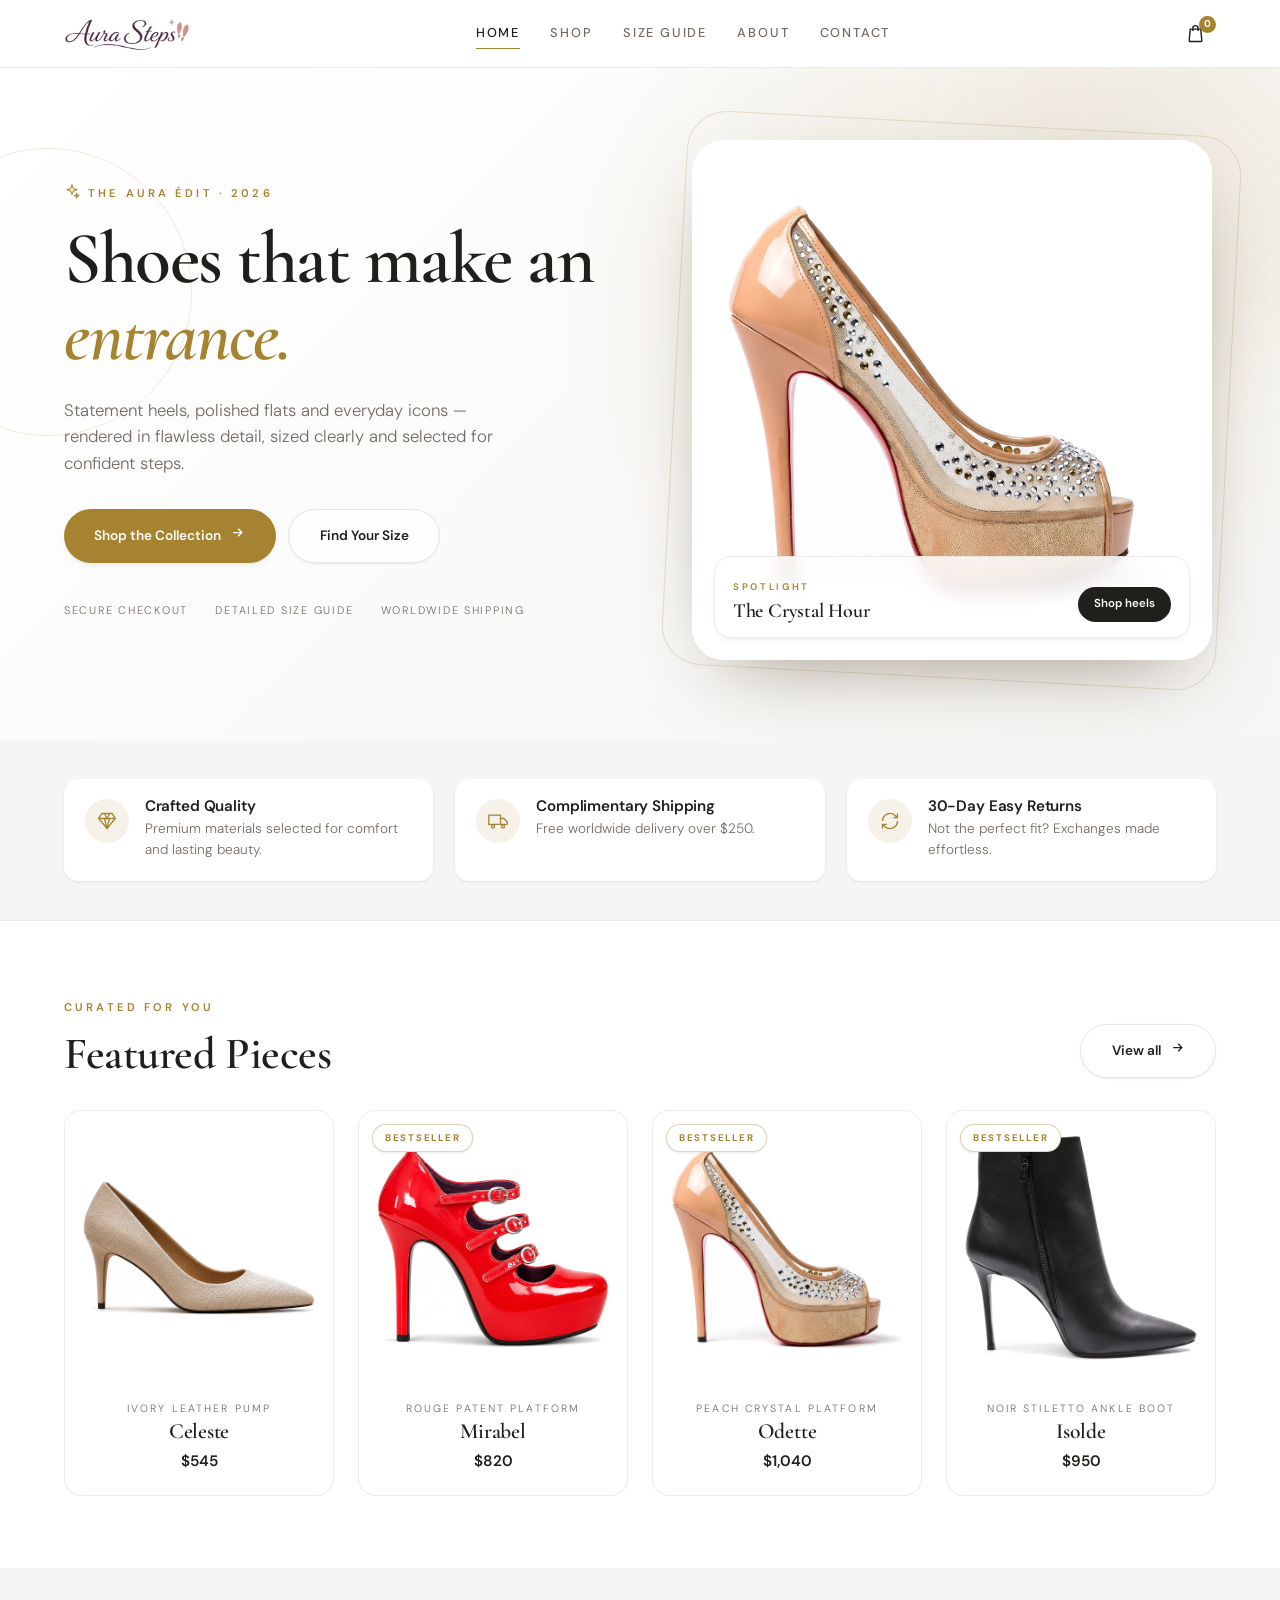
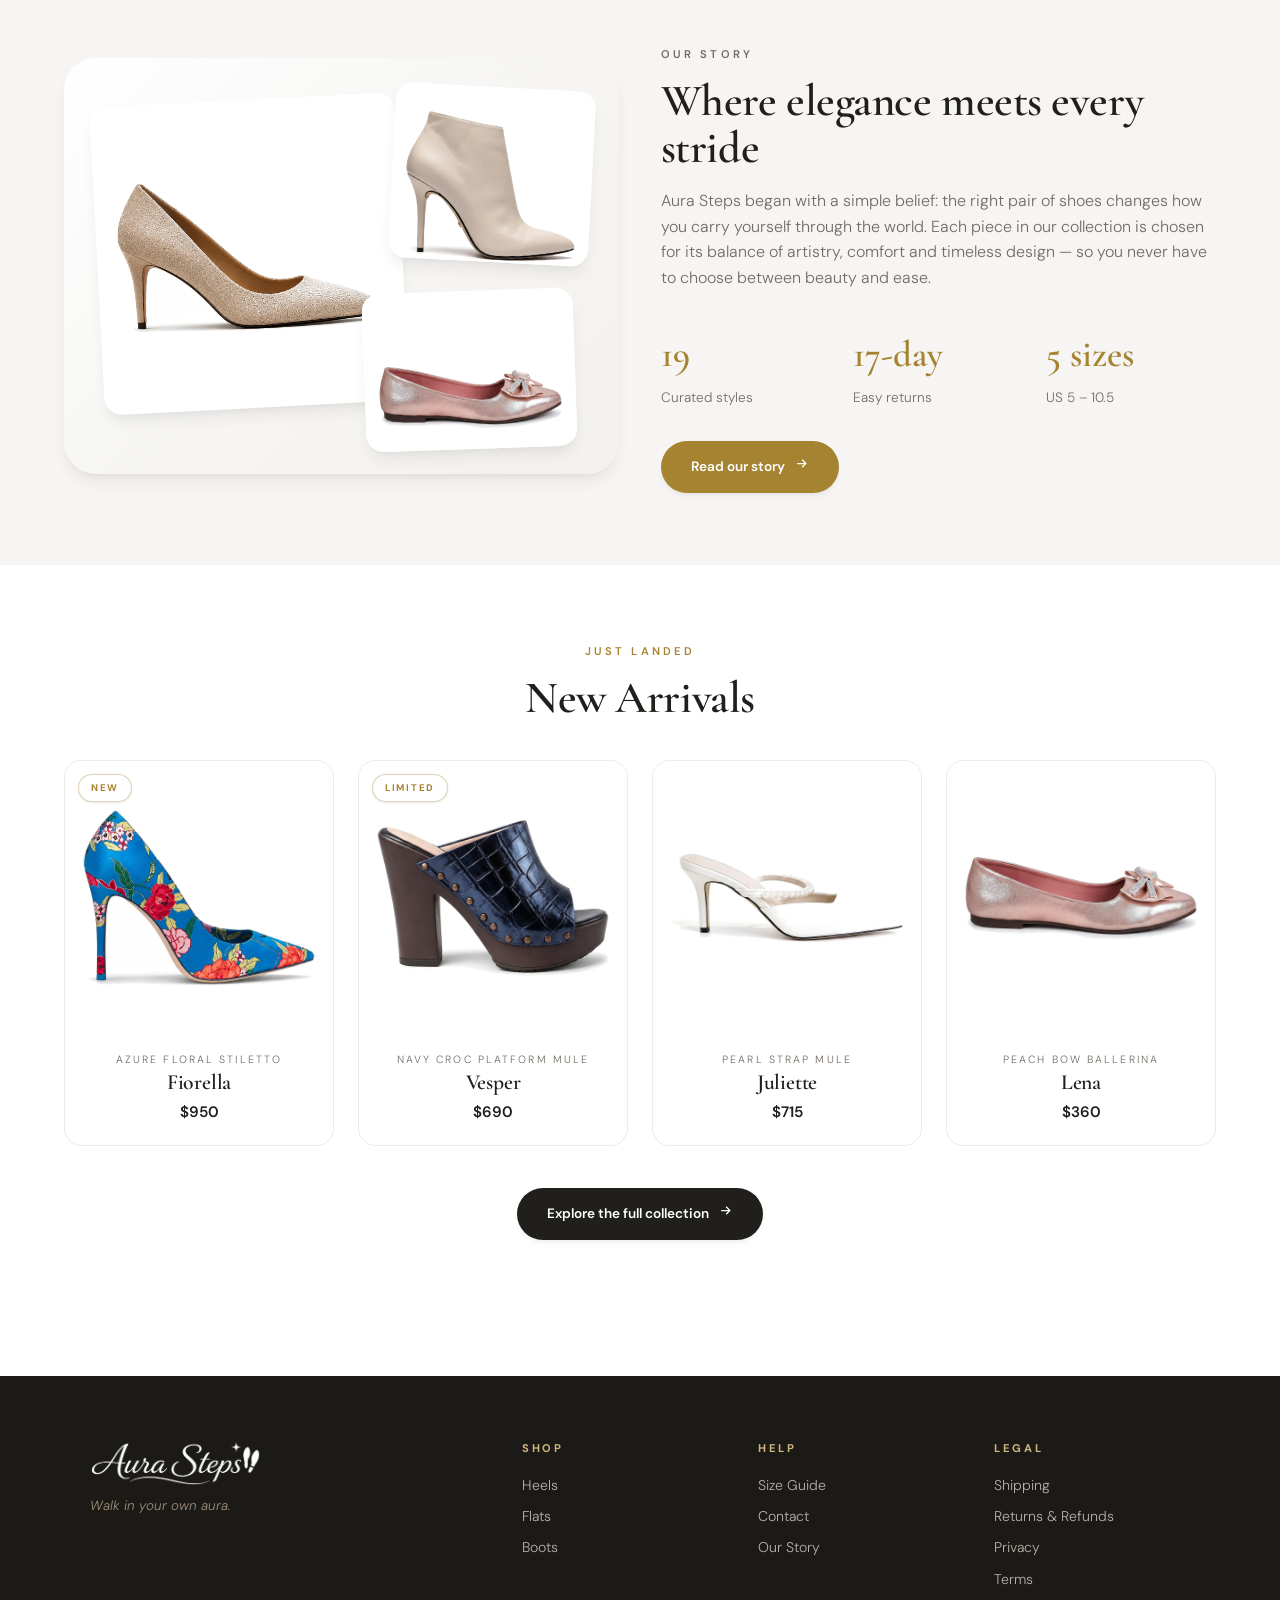
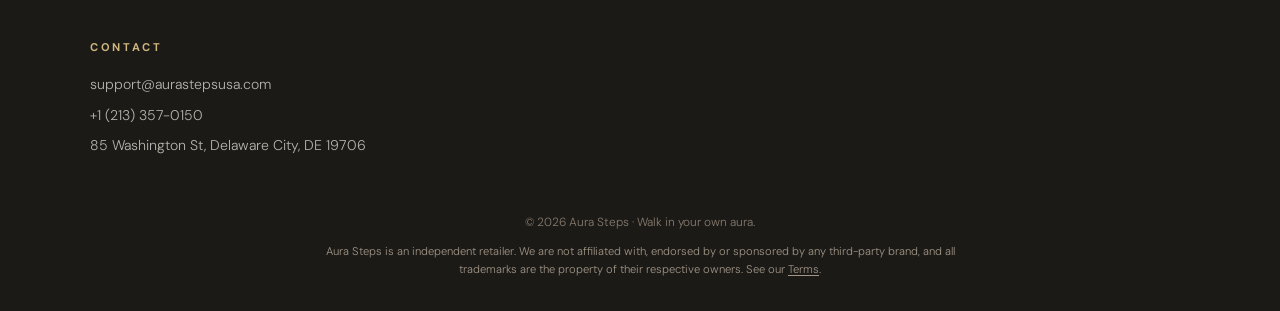
<file: index.html>
<!DOCTYPE html>
<html lang="en">
<head>
  <meta charset="UTF-8" />
  <meta name="viewport" content="width=device-width, initial-scale=1.0" />
  <title>Aura Steps — Luxury Footwear for Her</title>
  <meta name="description" content="Statement heels, polished flats and everyday icons — displayed beautifully, sized clearly." />
  <!-- Social share preview (Open Graph / Twitter) -->
  <meta property="og:type" content="website" />
  <meta property="og:site_name" content="Aura Steps" />
  <meta property="og:title" content="Aura Steps — Luxury Footwear for Her" />
  <meta property="og:description" content="Statement heels, polished flats and everyday icons — rendered in flawless detail. Worldwide shipping." />
  <meta property="og:url" content="https://aurastepsusa.com/" />
  <meta property="og:image" content="https://aurastepsusa.com/images/og-share.jpg" />
  <meta property="og:image:width" content="1200" />
  <meta property="og:image:height" content="630" />
  <meta name="twitter:card" content="summary_large_image" />
  <meta name="twitter:title" content="Aura Steps — Luxury Footwear for Her" />
  <meta name="twitter:description" content="Statement heels, polished flats and everyday icons — rendered in flawless detail." />
  <meta name="twitter:image" content="https://aurastepsusa.com/images/og-share.jpg" />
  <link rel="preconnect" href="https://fonts.googleapis.com" />
  <link rel="preconnect" href="https://fonts.gstatic.com" crossorigin />
  <link href="https://fonts.googleapis.com/css2?family=Cormorant+Garamond:ital,wght@0,500;0,600;1,500&family=DM+Sans:ital,opsz,wght@0,9..40,300;0,9..40,400;0,9..40,500;0,9..40,600;1,9..40,300&display=swap" rel="stylesheet" />
  <link rel="stylesheet" href="assets/styles.css" />
</head>
<body data-page="home">

  <header class="site-header" id="siteHeader"></header>

  <!-- Hero -->
  <section class="hero">
    <div class="hero-ring" aria-hidden="true"></div>
    <div class="hero-glow" aria-hidden="true"></div>
    <div class="hero-grid">
      <div>
        <p class="eyebrow"><span data-icon="sparkle"></span> The Aura Édit · 2026</p>
        <h1>Shoes that make an <span>entrance.</span></h1>
        <p class="hero-sub">Statement heels, polished flats and everyday icons — rendered in flawless detail, sized clearly and selected for confident steps.</p>
        <div class="hero-ctas">
          <a href="shop.html" class="btn btn-primary">Shop the Collection <span data-icon="arrow"></span></a>
          <a href="size-guide.html" class="btn btn-outline">Find Your Size</a>
        </div>
        <div class="hero-tags">
          <span>Secure checkout</span>
          <span>Detailed size guide</span>
          <span>Worldwide shipping</span>
        </div>
      </div>
      <div class="hero-figure">
        <div class="hero-figure-ring" aria-hidden="true"></div>
        <div class="hero-figure-card">
          <img src="images/heels-27.webp" alt="Odette — peach crystal platform heel" />
          <div class="hero-spot">
            <div>
              <p class="eyebrow">Spotlight</p>
              <h3>The Crystal Hour</h3>
            </div>
            <a href="product.html?id=h27">Shop heels</a>
          </div>
        </div>
      </div>
    </div>
  </section>

  <!-- Value props -->
  <section class="value-props">
    <div class="value-grid">
      <div class="value-item reveal">
        <span class="vicon" data-icon="gem"></span>
        <div><h3>Crafted Quality</h3><p>Premium materials selected for comfort and lasting beauty.</p></div>
      </div>
      <div class="value-item reveal">
        <span class="vicon" data-icon="truck"></span>
        <div><h3>Complimentary Shipping</h3><p>Free worldwide delivery over <span class="js-free-ship">$250</span>.</p></div>
      </div>
      <div class="value-item reveal">
        <span class="vicon" data-icon="refresh"></span>
        <div><h3>30-Day Easy Returns</h3><p>Not the perfect fit? Exchanges made effortless.</p></div>
      </div>
    </div>
  </section>

  <!-- Featured -->
  <section class="section container">
    <div class="row-head">
      <div>
        <p class="eyebrow">Curated for you</p>
        <h2 style="font-size: clamp(2rem, 3.6vw, 2.8rem);">Featured Pieces</h2>
      </div>
      <a href="shop.html" class="btn btn-outline">View all <span data-icon="arrow"></span></a>
    </div>
    <div class="product-grid" id="featuredGrid"></div>
  </section>

  <!-- Story -->
  <section class="story">
    <div class="story-grid">
      <div class="story-collage reveal">
        <div class="tile tile-1"><img src="images/heels-01.webp" alt="Celeste ivory pump" /></div>
        <div class="tile tile-2"><img src="images/boots-16.webp" alt="Greta ivory bootie" /></div>
        <div class="tile tile-3"><img src="images/flats-13.webp" alt="Lena peach ballerina" /></div>
      </div>
      <div class="story-copy reveal">
        <p class="eyebrow">Our story</p>
        <h2>Where elegance meets every stride</h2>
        <p>Aura Steps began with a simple belief: the right pair of shoes changes how you carry yourself through the world. Each piece in our collection is chosen for its balance of artistry, comfort and timeless design — so you never have to choose between beauty and ease.</p>
        <div class="story-stats">
          <div><span class="counter" id="stylesCount" data-target="32" data-suffix="">0</span><p>Curated styles</p></div>
          <div><span class="counter" data-target="30" data-suffix="-day">0</span><p>Easy returns</p></div>
          <div><span class="counter" data-target="8" data-suffix=" sizes">0</span><p>US 5 – 10.5</p></div>
        </div>
        <a href="about.html" class="btn btn-primary" style="margin-top: 2rem;">Read our story <span data-icon="arrow"></span></a>
      </div>
    </div>
  </section>

  <!-- New arrivals -->
  <section class="section container">
    <div class="section-head center">
      <p class="eyebrow">Just landed</p>
      <h2>New Arrivals</h2>
    </div>
    <div class="product-grid" id="arrivalsGrid"></div>
    <div style="text-align:center; margin-top: 2.6rem;">
      <a href="shop.html" class="btn btn-dark">Explore the full collection <span data-icon="arrow"></span></a>
    </div>
  </section>

  <footer class="site-footer" id="siteFooter"></footer>

  <script src="assets/data.js"></script>
  <script src="assets/main.js"></script>
</body>
</html>
</file>
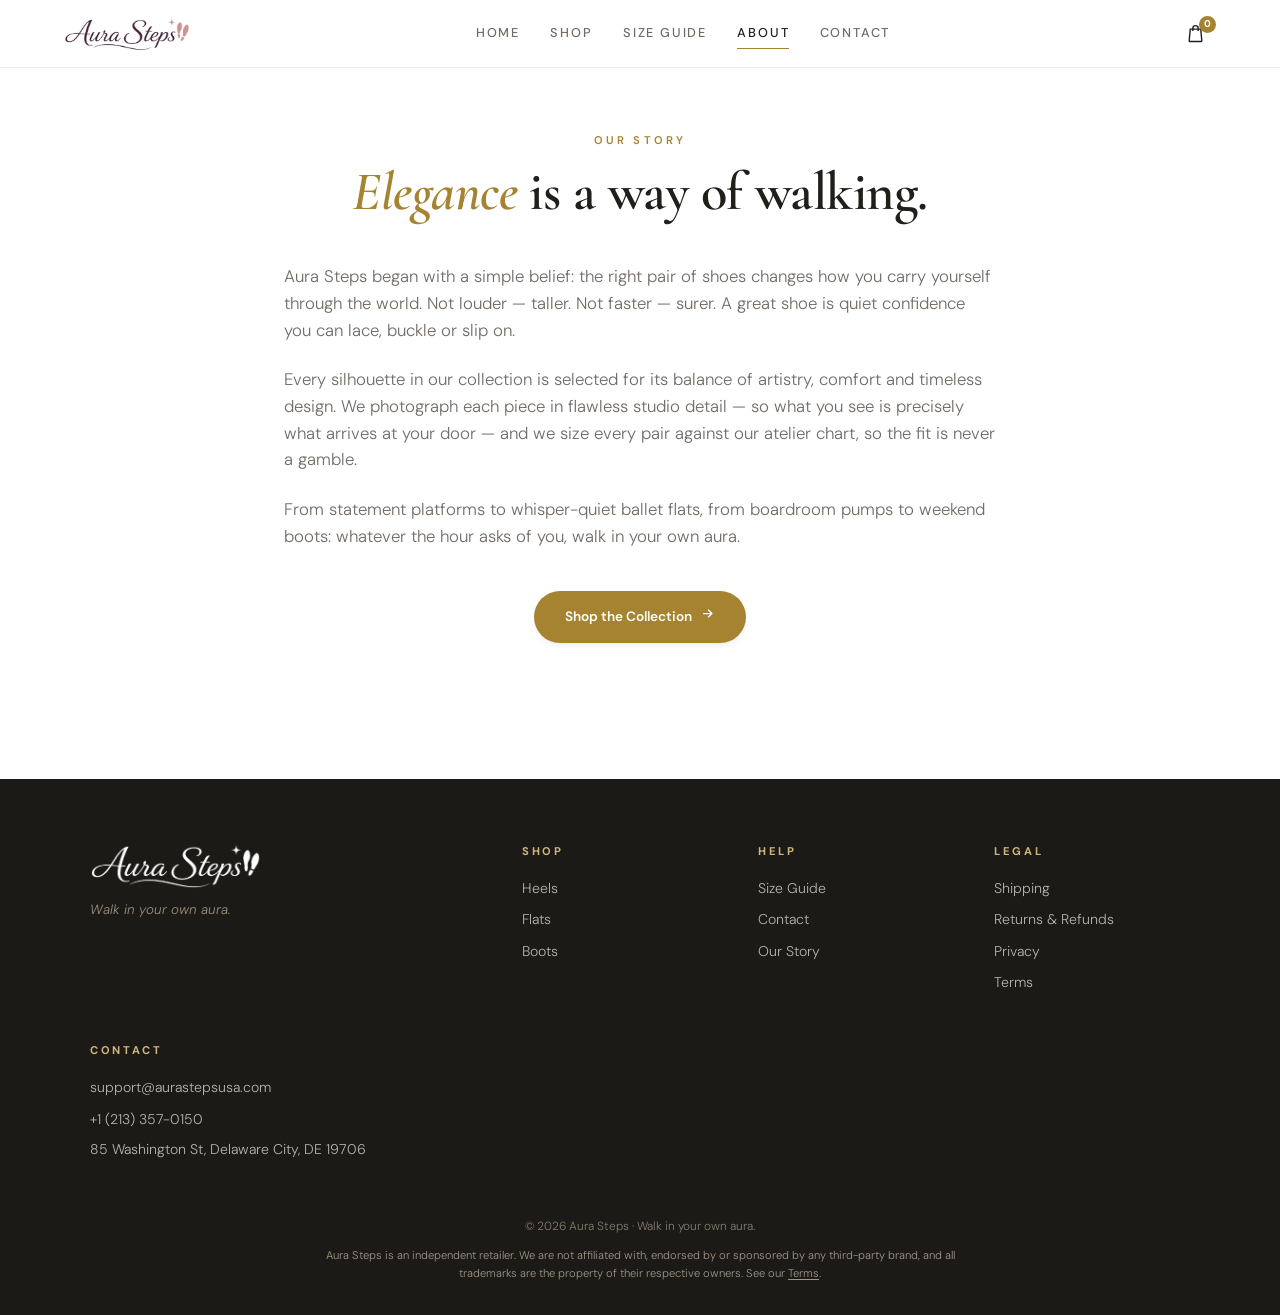
<file: about.html>
<!DOCTYPE html>
<html lang="en">
<head>
  <meta charset="UTF-8" />
  <meta name="viewport" content="width=device-width, initial-scale=1.0" />
  <title>Our Story — Aura Steps</title>
  <link rel="preconnect" href="https://fonts.googleapis.com" />
  <link rel="preconnect" href="https://fonts.gstatic.com" crossorigin />
  <link href="https://fonts.googleapis.com/css2?family=Cormorant+Garamond:ital,wght@0,500;0,600;1,500&family=DM+Sans:ital,opsz,wght@0,9..40,300;0,9..40,400;0,9..40,500;0,9..40,600;1,9..40,300&display=swap" rel="stylesheet" />
  <link rel="stylesheet" href="assets/styles.css" />
</head>
<body data-page="about">

  <header class="site-header" id="siteHeader"></header>

  <div class="container page-head" style="text-align:center;">
    <p class="eyebrow">Our Story</p>
    <h1><em style="color:hsl(var(--primary)); font-style:italic;">Elegance</em> is a way of walking.</h1>
  </div>

  <section class="section container" style="max-width: 760px; padding-top: 2rem;">
    <p style="color:hsl(var(--muted-foreground)); font-size:1.05rem; margin-bottom:1.4rem;">
      Aura Steps began with a simple belief: the right pair of shoes changes how you carry yourself through the world.
      Not louder — taller. Not faster — surer. A great shoe is quiet confidence you can lace, buckle or slip on.
    </p>
    <p style="color:hsl(var(--muted-foreground)); font-size:1.05rem; margin-bottom:1.4rem;">
      Every silhouette in our collection is selected for its balance of artistry, comfort and timeless design.
      We photograph each piece in flawless studio detail — so what you see is precisely what arrives at your door —
      and we size every pair against our atelier chart, so the fit is never a gamble.
    </p>
    <p style="color:hsl(var(--muted-foreground)); font-size:1.05rem;">
      From statement platforms to whisper-quiet ballet flats, from boardroom pumps to weekend boots:
      whatever the hour asks of you, walk in your own aura.
    </p>
    <div style="text-align:center; margin-top:2.6rem;">
      <a href="shop.html" class="btn btn-primary">Shop the Collection <span data-icon="arrow"></span></a>
    </div>
  </section>

  <footer class="site-footer" id="siteFooter"></footer>

  <script src="assets/data.js"></script>
  <script src="assets/main.js"></script>
</body>
</html>
</file>
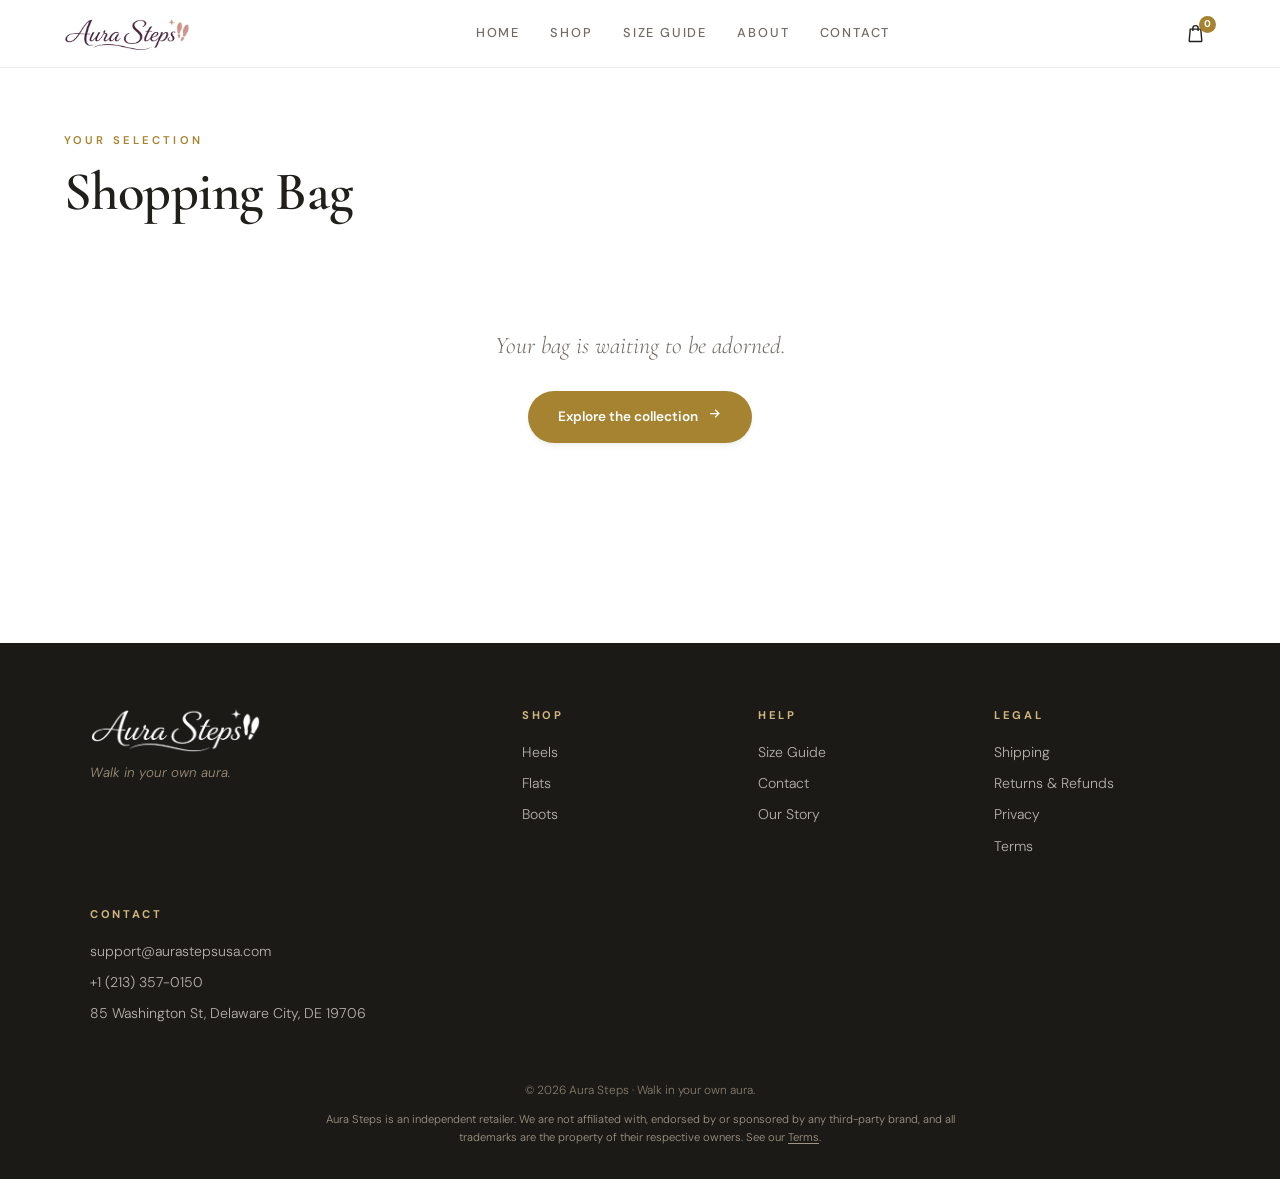
<file: cart.html>
<!DOCTYPE html>
<html lang="en">
<head>
  <meta charset="UTF-8" />
  <meta name="viewport" content="width=device-width, initial-scale=1.0" />
  <title>Your Bag — Aura Steps</title>
  <link rel="preconnect" href="https://fonts.googleapis.com" />
  <link rel="preconnect" href="https://fonts.gstatic.com" crossorigin />
  <link href="https://fonts.googleapis.com/css2?family=Cormorant+Garamond:ital,wght@0,500;0,600;1,500&family=DM+Sans:ital,opsz,wght@0,9..40,300;0,9..40,400;0,9..40,500;0,9..40,600;1,9..40,300&display=swap" rel="stylesheet" />
  <link rel="stylesheet" href="assets/styles.css" />
</head>
<body data-page="cart">

  <header class="site-header" id="siteHeader"></header>

  <div class="container page-head">
    <p class="eyebrow">Your selection</p>
    <h1>Shopping Bag</h1>
  </div>

  <section class="section container" style="padding-top: 2rem;">
    <div class="empty-state" id="cartEmpty" hidden>
      <p>Your bag is waiting to be adorned.</p>
      <a href="shop.html" class="btn btn-primary">Explore the collection <span data-icon="arrow"></span></a>
    </div>

    <div class="cart-grid">
      <div id="cartList"></div>
      <aside class="summary-card" id="cartSummary" hidden>
        <h3>Order Summary</h3>
        <div class="summary-line"><span>Subtotal</span><span id="sumSubtotal"></span></div>
        <div class="summary-line"><span>Shipping</span><span id="sumShipping"></span></div>
        <div class="summary-line total"><span>Total</span><span id="sumTotal"></span></div>
        <p class="summary-note">Complimentary shipping over <span class="js-free-ship">$250</span> · Taxes calculated at checkout</p>
        <a href="checkout.html" class="btn btn-primary btn-block">Checkout <span data-icon="arrow"></span></a>
      </aside>
    </div>
  </section>

  <footer class="site-footer" id="siteFooter"></footer>

  <script src="assets/data.js"></script>
  <script src="assets/main.js"></script>
</body>
</html>
</file>
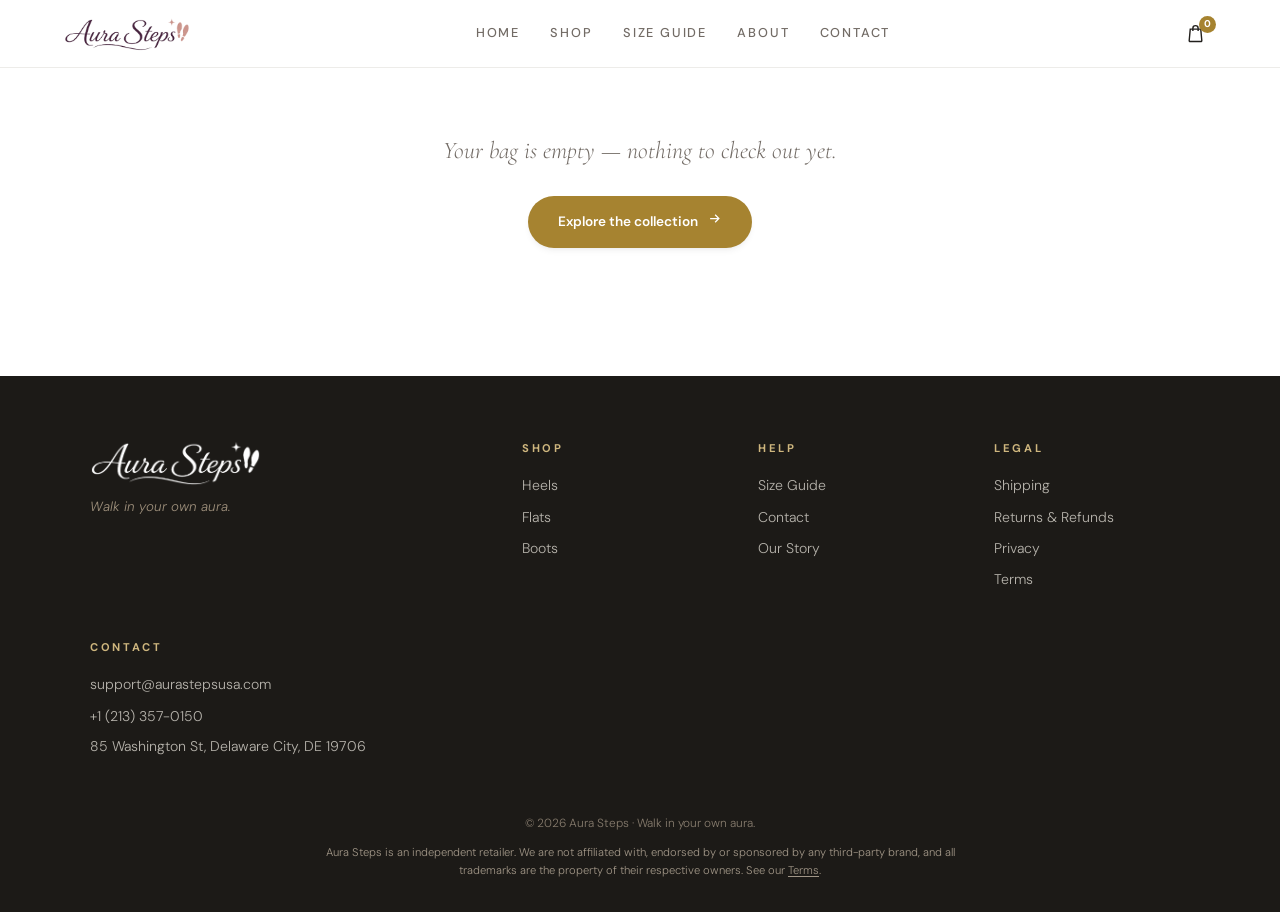
<file: checkout.html>
<!DOCTYPE html>
<html lang="en">
<head>
  <meta charset="UTF-8" />
  <meta name="viewport" content="width=device-width, initial-scale=1.0" />
  <title>Checkout — Aura Steps</title>
  <link rel="preconnect" href="https://fonts.googleapis.com" />
  <link rel="preconnect" href="https://fonts.gstatic.com" crossorigin />
  <link href="https://fonts.googleapis.com/css2?family=Cormorant+Garamond:ital,wght@0,500;0,600;1,500&family=DM+Sans:ital,opsz,wght@0,9..40,300;0,9..40,400;0,9..40,500;0,9..40,600;1,9..40,300&display=swap" rel="stylesheet" />
  <link rel="stylesheet" href="assets/styles.css" />
</head>
<body data-page="checkout">

  <header class="site-header" id="siteHeader"></header>

  <div class="empty-state" id="checkoutEmpty" hidden>
    <p>Your bag is empty — nothing to check out yet.</p>
    <a href="shop.html" class="btn btn-primary">Explore the collection <span data-icon="arrow"></span></a>
  </div>

  <div id="checkoutContent">
    <div class="container page-head">
      <p class="eyebrow">Secure checkout</p>
      <h1>Almost yours.</h1>
    </div>

    <section class="section container" style="padding-top: 1.4rem;">
      <div class="checkout-grid">
        <form class="checkout-form" id="checkoutForm">
          <h3>Delivery details</h3>
          <p class="ship-note"><strong>Worldwide Shipping</strong></p>
          <div class="field-row">
            <input type="text" id="coFirst" placeholder="First name" autocomplete="given-name" required />
            <input type="text" id="coLast" placeholder="Last name" autocomplete="family-name" required />
          </div>
          <input type="email" id="coEmail" placeholder="Email address" autocomplete="email" required />
          <label class="field-label" for="coCountry">Country / region</label>
          <select id="coCountry" required>
            <option value="US">United States</option>
            <option value="GB">United Kingdom</option>
          </select>
          <div class="addr-field">
            <input type="text" id="coStreet" placeholder="Street address" autocomplete="off" required />
            <ul class="addr-suggestions" id="streetSuggest" hidden></ul>
          </div>          <input type="text" id="coStreet2" placeholder="Apartment, suite, etc. (optional)" autocomplete="off" />
          <div class="addr-field">
            <input type="text" id="coCity" placeholder="City" autocomplete="off" required />
            <ul class="addr-suggestions" id="citySuggest" hidden></ul>
          </div>
          <div class="field-row">
            <select id="coState" required>
              <option value="" disabled selected>State</option>
            </select>
            <input type="text" id="coStateText" placeholder="State / province / region (optional)" autocomplete="off" hidden />
            <input type="text" id="coZip" placeholder="ZIP code" inputmode="text" autocomplete="off" maxlength="10" required />
          </div>
          <p class="field-msg" id="zipMsg" hidden></p>

          <div class="delivery-upgrade" id="sameDayWrap" hidden>
            <label class="delivery-card" for="coSameDay">
              <input type="checkbox" id="coSameDay" />
              <span class="delivery-body">
                <span class="delivery-head">
                  <span class="delivery-title">Same-day delivery</span>
                  <span class="delivery-fee" id="sameDayFee"></span>
                </span>
                <span class="delivery-note">An event tonight and no time to spare? We'll get your order to your door today — available anywhere in the United States.</span>
              </span>
            </label>
          </div>

          <h3>Payment method</h3>
          <div class="pay-tabs">
            <button type="button" class="pay-tab active" data-pay="card">💳 Card</button>
            <button type="button" class="pay-tab" data-pay="crypto">🪙 Crypto</button>
          </div>
          <div id="pay-card">
            <p class="pay-note">Visa, Mastercard, Amex &amp; Discover accepted.</p>
          </div>
          <div id="pay-crypto" hidden>
            <label class="field-label" for="cryptoCoin">Choose your coin</label>
            <select id="cryptoCoin" aria-label="Choose cryptocurrency">
              <option value="BTC">Bitcoin (BTC)</option>
              <option value="ETH">Ethereum (ETH)</option>
              <option value="USDT">Tether (USDT · TRC-20)</option>
            </select>
            <div class="bank-box">
              <p><span>Network</span><strong id="walletNetwork"></strong></p>
              <p><span>Send to</span><strong class="wallet" id="walletAddr"></strong></p>
            </div>
            <p class="pay-note">Send the exact equivalent of your total to this address on the <strong>network shown above only</strong> — another network will lose the funds. Place your order once sent.</p>
          </div>

          <button type="submit" class="btn btn-primary btn-block" style="margin-top: 1.2rem;">Place Order</button>
        </form>

        <aside class="summary-card">
          <h3>Order Summary</h3>
          <div id="coItems"></div>
          <div class="summary-line"><span>Subtotal</span><span id="coSubtotal"></span></div>
          <div class="summary-line"><span>Shipping</span><span id="coShipping"></span></div>
          <div class="summary-line" id="coSameDayLine" hidden><span>Same-day delivery</span><span id="coSameDayFee"></span></div>
          <div class="summary-line total"><span>Total</span><span id="coTotal"></span></div>
        </aside>
      </div>
    </section>
  </div>

  <div class="success-card" id="checkoutSuccess" hidden>
    <div class="success-ring" data-icon="check"></div>
    <p class="eyebrow">Order received</p>
    <h2>Thank you, beautiful.</h2>
    <p>Your order <strong id="orderRef"></strong> is in.</p>
    <p id="successMsg"></p>
    <a href="shop.html" class="btn btn-primary">Continue Shopping</a>
  </div>

  <footer class="site-footer" id="siteFooter"></footer>

  <script src="https://checkout.flutterwave.com/v3.js"></script>
  <script src="assets/data.js"></script>
  <script src="assets/main.js"></script>
</body>
</html>
</file>
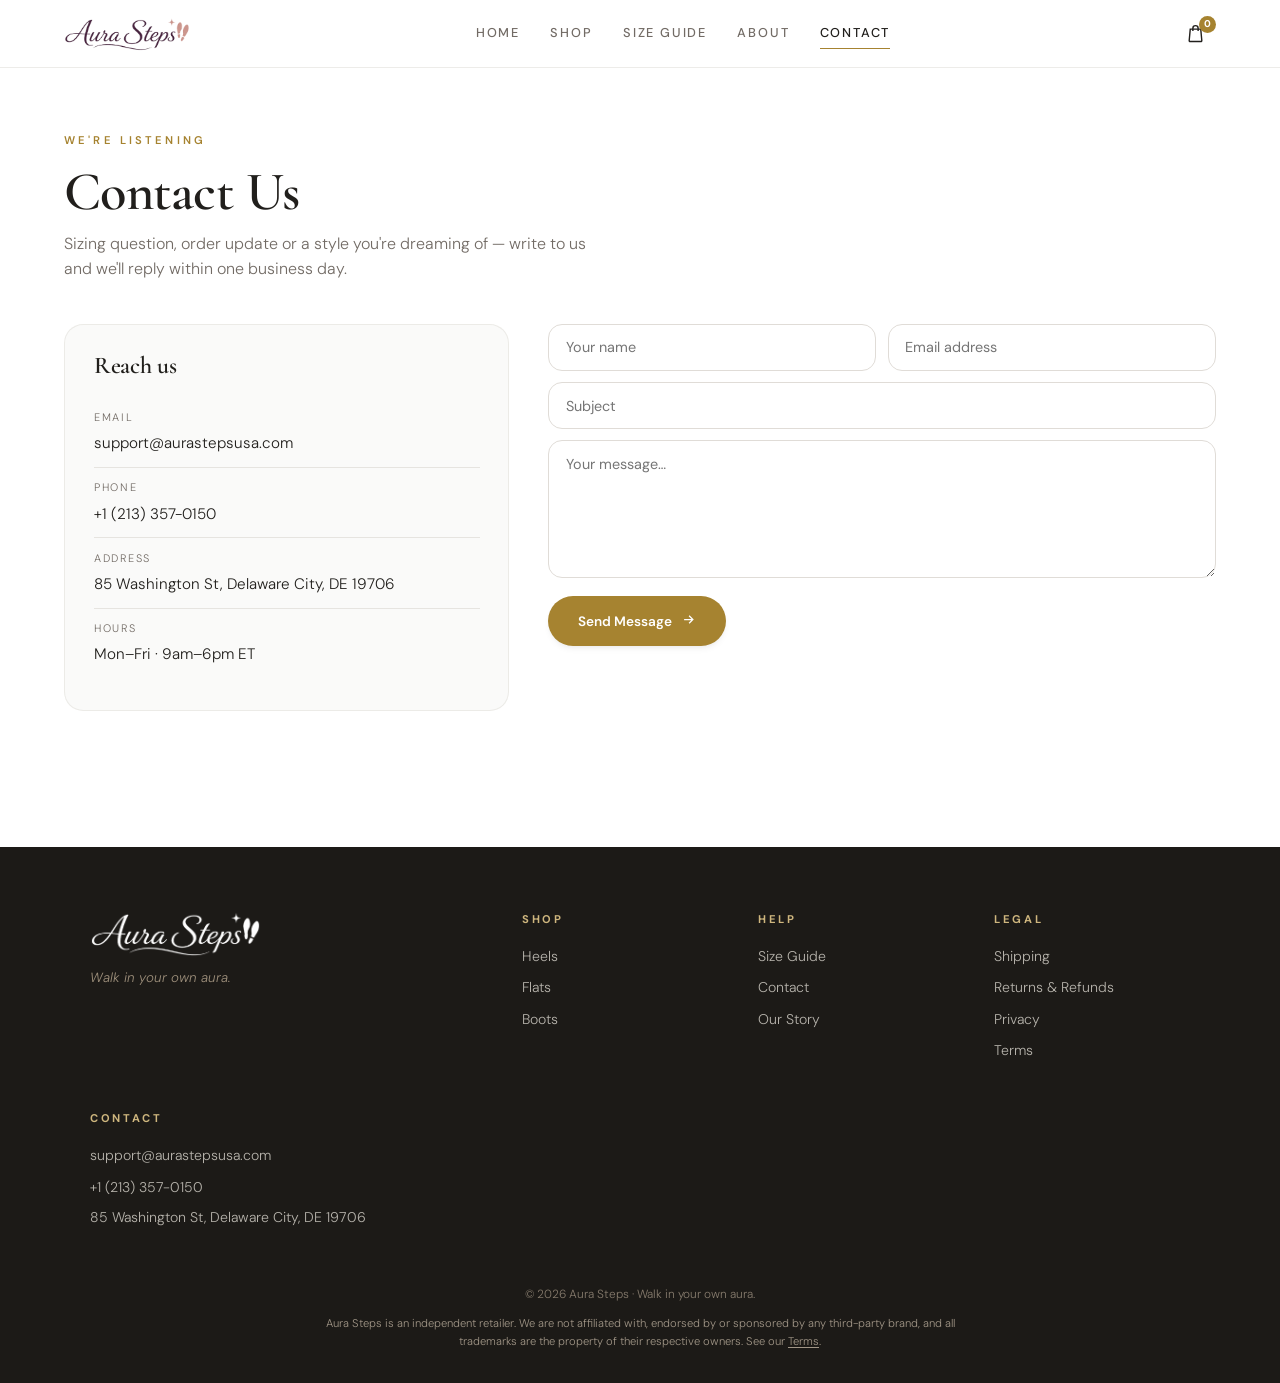
<file: contact.html>
<!DOCTYPE html>
<html lang="en">
<head>
  <meta charset="UTF-8" />
  <meta name="viewport" content="width=device-width, initial-scale=1.0" />
  <title>Contact — Aura Steps</title>
  <link rel="preconnect" href="https://fonts.googleapis.com" />
  <link rel="preconnect" href="https://fonts.gstatic.com" crossorigin />
  <link href="https://fonts.googleapis.com/css2?family=Cormorant+Garamond:ital,wght@0,500;0,600;1,500&family=DM+Sans:ital,opsz,wght@0,9..40,300;0,9..40,400;0,9..40,500;0,9..40,600;1,9..40,300&display=swap" rel="stylesheet" />
  <link rel="stylesheet" href="assets/styles.css" />
</head>
<body data-page="contact">

  <header class="site-header" id="siteHeader"></header>

  <div class="container page-head">
    <p class="eyebrow">We're listening</p>
    <h1>Contact Us</h1>
    <p class="section-sub">Sizing question, order update or a style you're dreaming of — write to us and we'll reply within one business day.</p>
  </div>

  <section class="section container" style="padding-top: 2rem;">
    <div class="contact-grid">
      <aside class="contact-info">
        <h3>Reach us</h3>
        <div class="contact-line">
          <span class="ci-label">Email</span>
          <a id="ciEmail" href="#"></a>
        </div>
        <div class="contact-line">
          <span class="ci-label">Phone</span>
          <a id="ciPhone" href="#"></a>
        </div>
        <div class="contact-line">
          <span class="ci-label">Address</span>
          <span id="ciAddress"></span>
        </div>
        <div class="contact-line">
          <span class="ci-label">Hours</span>
          <span>Mon–Fri · 9am–6pm ET</span>
        </div>
      </aside>

      <form class="checkout-form" id="contactForm">
        <div class="field-row">
          <input type="text" placeholder="Your name" autocomplete="name" required />
          <input type="email" placeholder="Email address" autocomplete="email" required />
        </div>
        <input type="text" placeholder="Subject" required />
        <textarea placeholder="Your message…" rows="6" required></textarea>
        <button type="submit" class="btn btn-primary">Send Message <span data-icon="arrow"></span></button>
      </form>
    </div>
  </section>

  <footer class="site-footer" id="siteFooter"></footer>

  <script src="assets/data.js"></script>
  <script src="assets/main.js"></script>
</body>
</html>
</file>
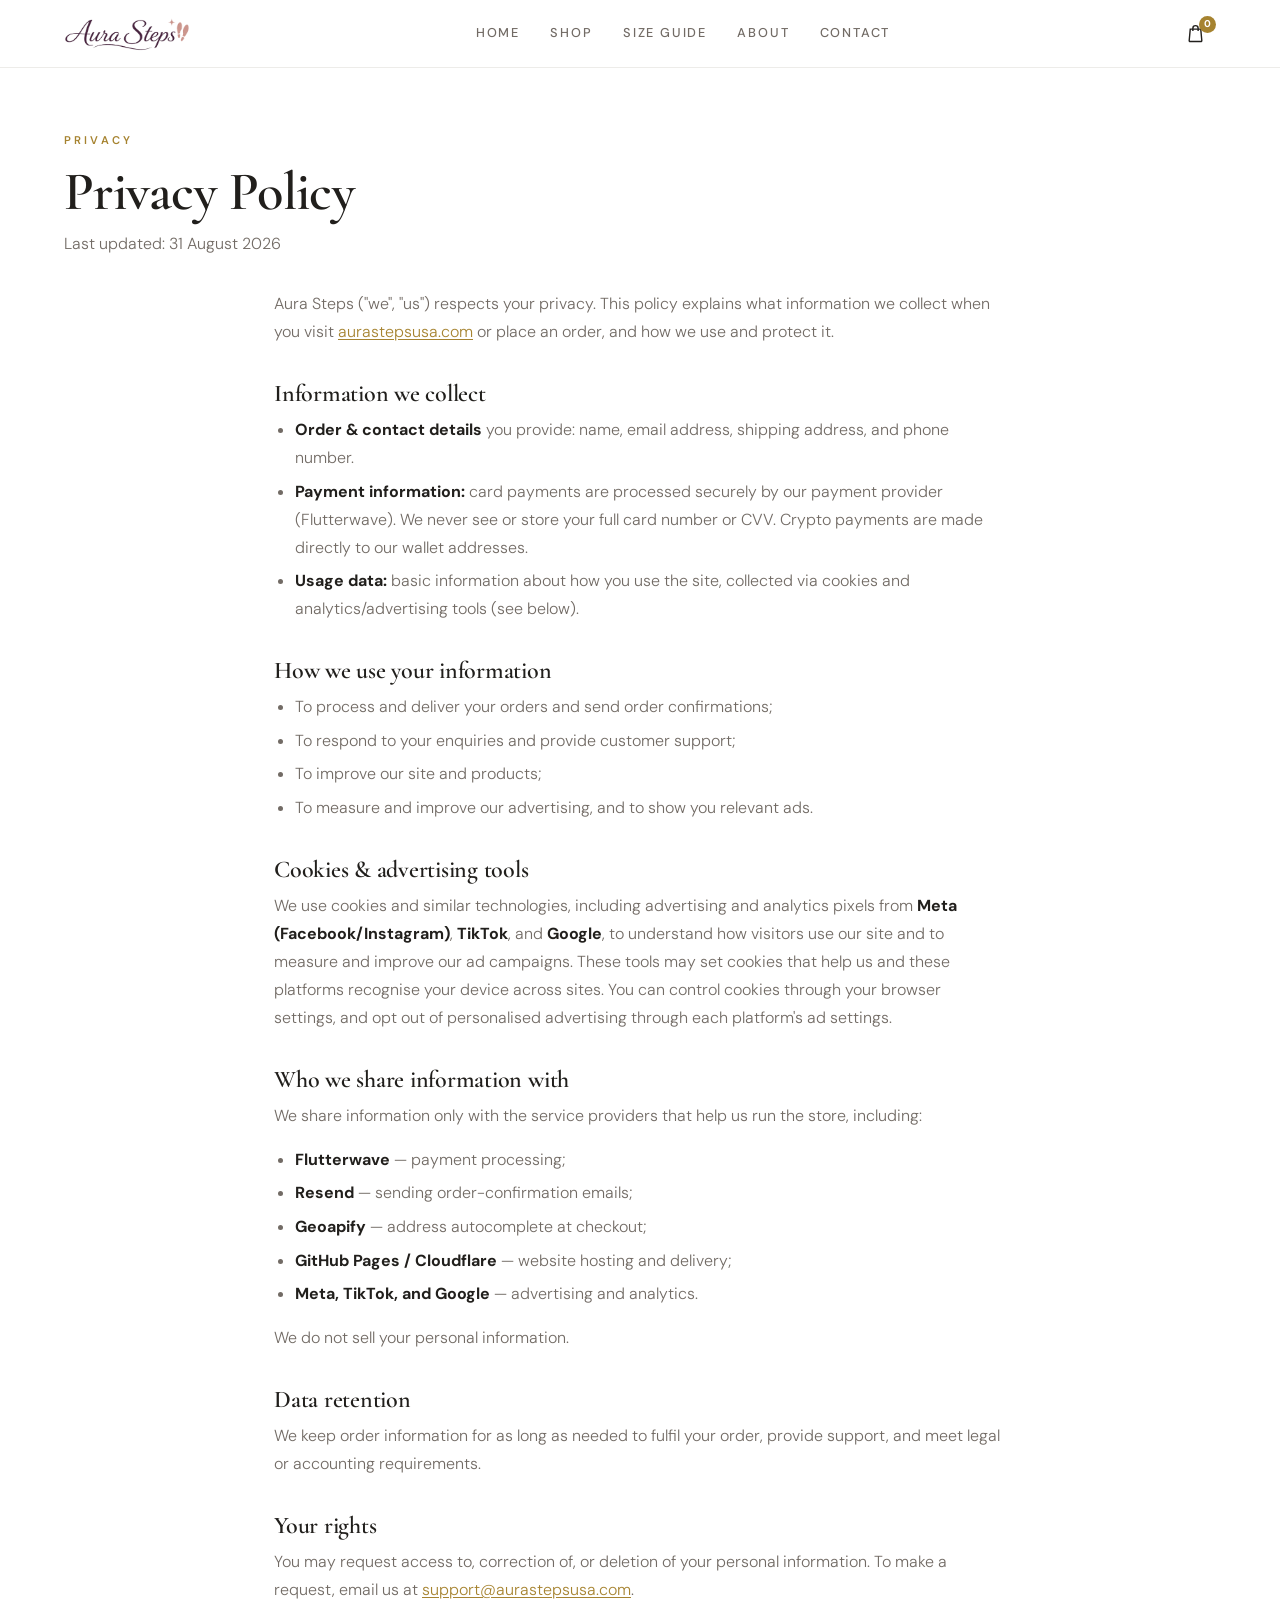
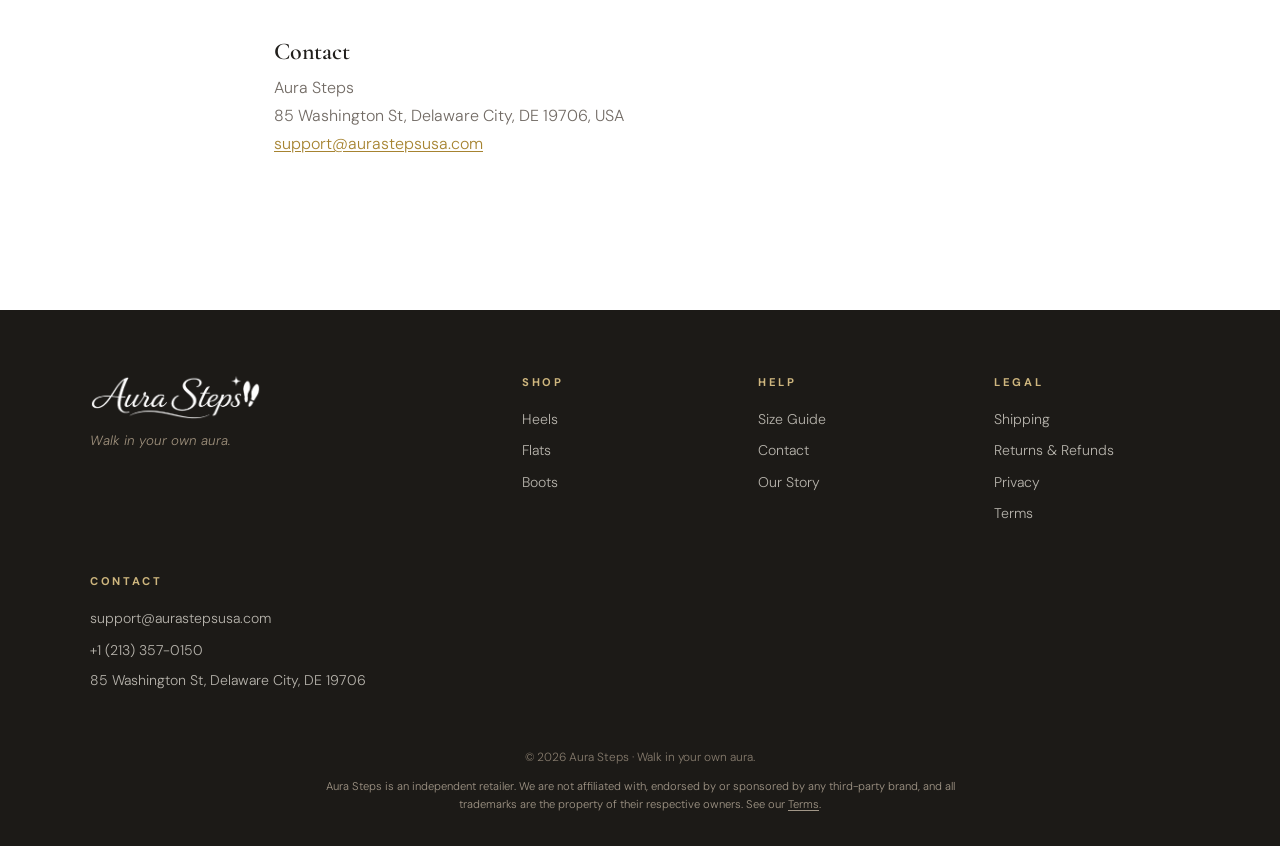
<file: privacy.html>
<!DOCTYPE html>
<html lang="en">
<head>
  <meta charset="UTF-8" />
  <meta name="viewport" content="width=device-width, initial-scale=1.0" />
  <title>Privacy Policy — Aura Steps</title>
  <meta name="description" content="How Aura Steps collects, uses, and protects your personal information." />
  <link rel="preconnect" href="https://fonts.googleapis.com" />
  <link rel="preconnect" href="https://fonts.gstatic.com" crossorigin />
  <link href="https://fonts.googleapis.com/css2?family=Cormorant+Garamond:ital,wght@0,500;0,600;1,500&family=DM+Sans:ital,opsz,wght@0,9..40,300;0,9..40,400;0,9..40,500;0,9..40,600;1,9..40,300&display=swap" rel="stylesheet" />
  <link rel="stylesheet" href="assets/styles.css" />
</head>
<body data-page="legal">

  <header class="site-header" id="siteHeader"></header>

  <div class="container page-head">
    <p class="eyebrow">Privacy</p>
    <h1>Privacy Policy</h1>
    <p class="section-sub">Last updated: 31 August 2026</p>
  </div>

  <section class="section container legal-body" style="max-width: 780px; padding-top: 1.5rem;">
    <p>Aura Steps ("we", "us") respects your privacy. This policy explains what information we collect when you visit <a href="https://aurastepsusa.com">aurastepsusa.com</a> or place an order, and how we use and protect it.</p>

    <h2>Information we collect</h2>
    <ul>
      <li><strong>Order &amp; contact details</strong> you provide: name, email address, shipping address, and phone number.</li>
      <li><strong>Payment information:</strong> card payments are processed securely by our payment provider (Flutterwave). We never see or store your full card number or CVV. Crypto payments are made directly to our wallet addresses.</li>
      <li><strong>Usage data:</strong> basic information about how you use the site, collected via cookies and analytics/advertising tools (see below).</li>
    </ul>

    <h2>How we use your information</h2>
    <ul>
      <li>To process and deliver your orders and send order confirmations;</li>
      <li>To respond to your enquiries and provide customer support;</li>
      <li>To improve our site and products;</li>
      <li>To measure and improve our advertising, and to show you relevant ads.</li>
    </ul>

    <h2>Cookies &amp; advertising tools</h2>
    <p>We use cookies and similar technologies, including advertising and analytics pixels from <strong>Meta (Facebook/Instagram)</strong>, <strong>TikTok</strong>, and <strong>Google</strong>, to understand how visitors use our site and to measure and improve our ad campaigns. These tools may set cookies that help us and these platforms recognise your device across sites. You can control cookies through your browser settings, and opt out of personalised advertising through each platform's ad settings.</p>

    <h2>Who we share information with</h2>
    <p>We share information only with the service providers that help us run the store, including:</p>
    <ul>
      <li><strong>Flutterwave</strong> — payment processing;</li>
      <li><strong>Resend</strong> — sending order-confirmation emails;</li>
      <li><strong>Geoapify</strong> — address autocomplete at checkout;</li>
      <li><strong>GitHub Pages / Cloudflare</strong> — website hosting and delivery;</li>
      <li><strong>Meta, TikTok, and Google</strong> — advertising and analytics.</li>
    </ul>
    <p>We do not sell your personal information.</p>

    <h2>Data retention</h2>
    <p>We keep order information for as long as needed to fulfil your order, provide support, and meet legal or accounting requirements.</p>

    <h2>Your rights</h2>
    <p>You may request access to, correction of, or deletion of your personal information. To make a request, email us at <a href="mailto:support@aurastepsusa.com">support@aurastepsusa.com</a>.</p>

    <h2>Contact</h2>
    <p>Aura Steps<br />
    85 Washington St, Delaware City, DE 19706, USA<br />
    <a href="mailto:support@aurastepsusa.com">support@aurastepsusa.com</a></p>
  </section>

  <footer class="site-footer" id="siteFooter"></footer>

  <script src="assets/data.js"></script>
  <script src="assets/main.js"></script>
</body>
</html>
</file>
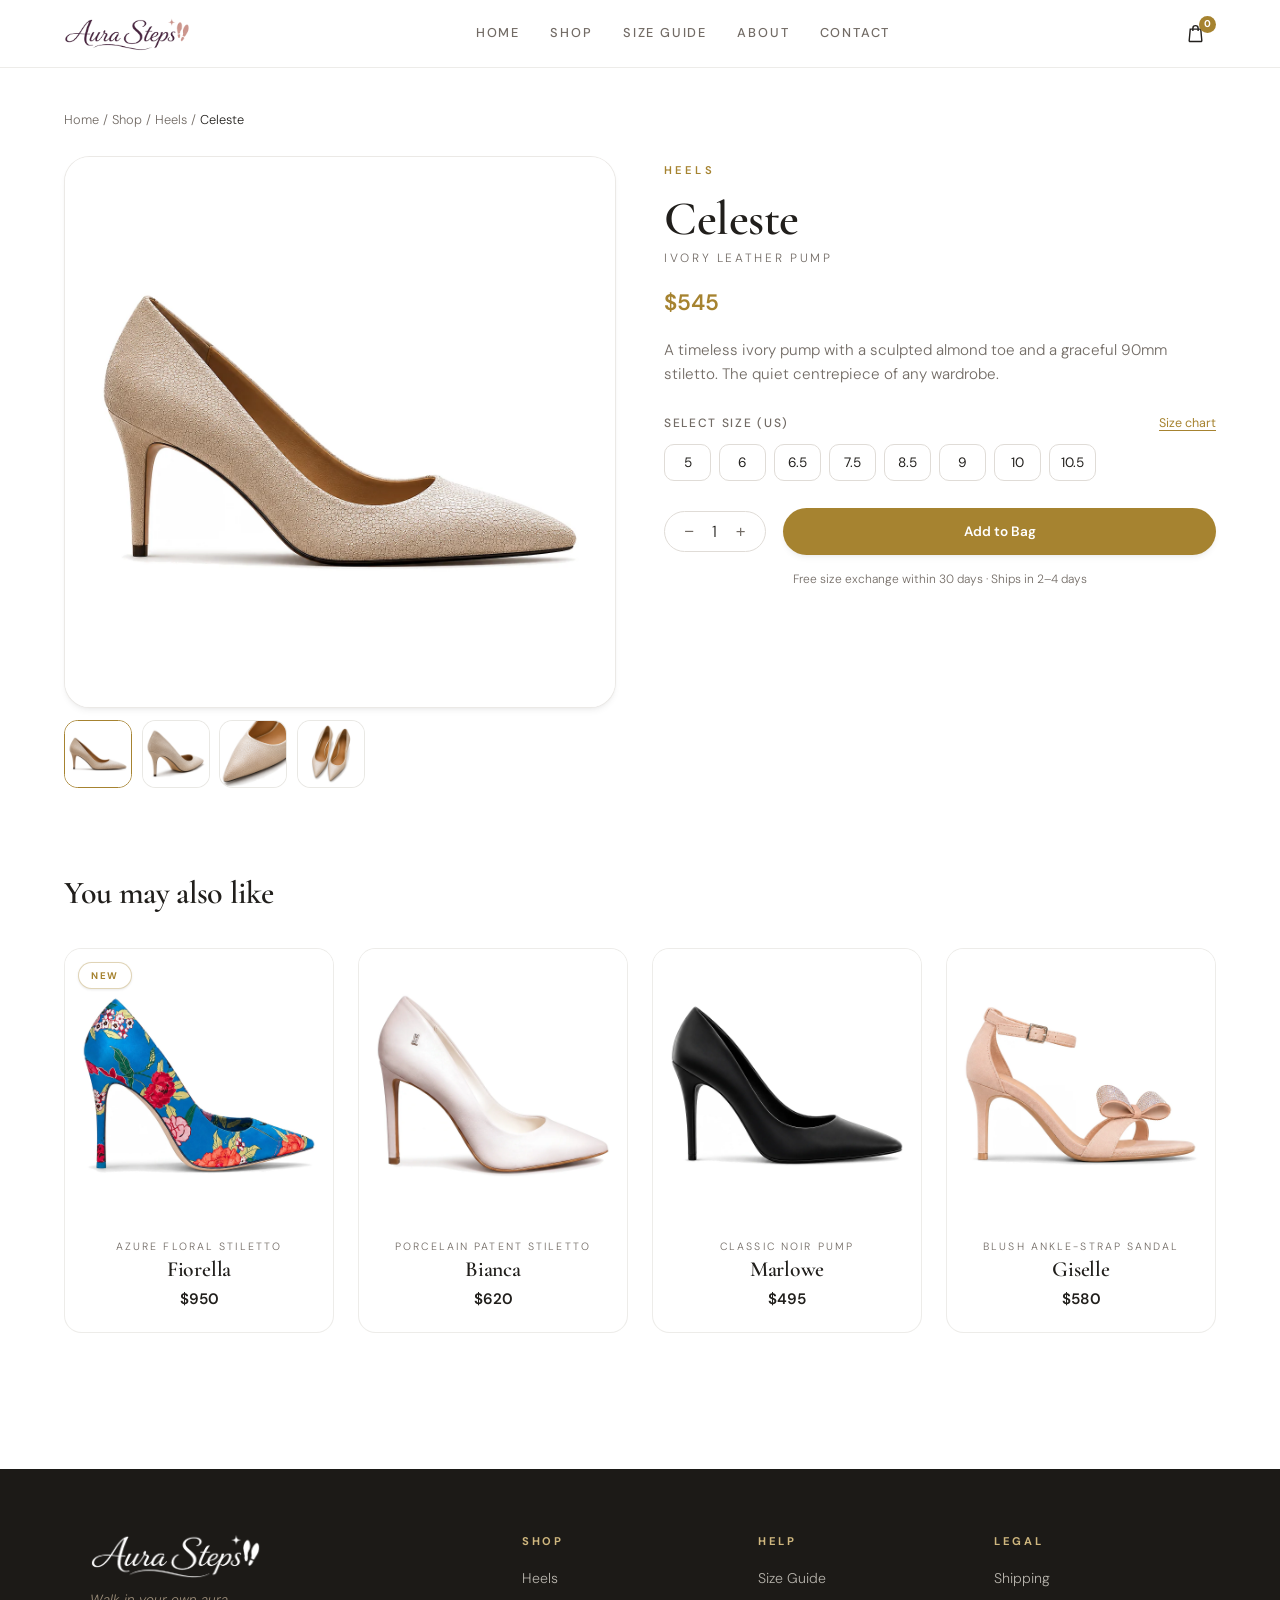
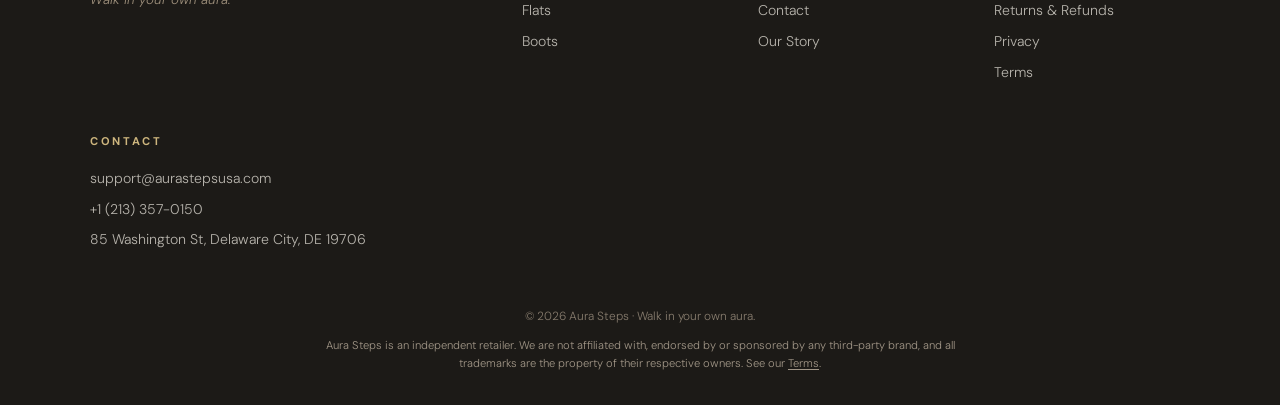
<file: product.html>
<!DOCTYPE html>
<html lang="en">
<head>
  <meta charset="UTF-8" />
  <meta name="viewport" content="width=device-width, initial-scale=1.0" />
  <title>Product — Aura Steps</title>
  <meta name="description" content="A closer look at this Aura Steps piece — photographed in clean studio detail, sized clearly. Worldwide shipping." />
  <!-- Social share preview (Open Graph / Twitter) -->
  <meta property="og:type" content="product" />
  <meta property="og:site_name" content="Aura Steps" />
  <meta property="og:title" content="Aura Steps — Luxury Footwear for Her" />
  <meta property="og:description" content="Photographed in clean studio detail, sized clearly. Worldwide shipping." />
  <meta property="og:image" content="https://aurastepsusa.com/images/og-share.jpg" />
  <meta property="og:image:width" content="1200" />
  <meta property="og:image:height" content="630" />
  <meta name="twitter:card" content="summary_large_image" />
  <meta name="twitter:image" content="https://aurastepsusa.com/images/og-share.jpg" />
  <link rel="preconnect" href="https://fonts.googleapis.com" />
  <link rel="preconnect" href="https://fonts.gstatic.com" crossorigin />
  <link href="https://fonts.googleapis.com/css2?family=Cormorant+Garamond:ital,wght@0,500;0,600;1,500&family=DM+Sans:ital,opsz,wght@0,9..40,300;0,9..40,400;0,9..40,500;0,9..40,600;1,9..40,300&display=swap" rel="stylesheet" />
  <link rel="stylesheet" href="assets/styles.css" />
</head>
<body data-page="product">

  <header class="site-header" id="siteHeader"></header>

  <section class="section container" style="padding-top: 2.6rem;">
    <nav class="breadcrumb" id="pdBreadcrumb"></nav>
    <div class="pd-grid">
      <div class="pd-gallery">
        <div class="pd-image" id="pdImage"></div>
        <div class="pd-thumbs" id="pdThumbs" hidden></div>
      </div>
      <div class="pd-info">
        <p class="eyebrow" id="pdCategory"></p>
        <h1 id="pdName"></h1>
        <p class="pd-style" id="pdStyle"></p>
        <p class="pd-price" id="pdPrice"></p>
        <p class="pd-desc" id="pdDesc"></p>

        <div class="pd-section">
          <div class="pd-label-row">
            <span>Select size (US)</span>
            <button class="link-btn" id="pdChartToggle">Size chart</button>
          </div>
          <div class="size-pills" id="pdSizes"></div>
          <p class="size-error" id="pdSizeError" hidden>Please select a size first.</p>
          <div class="pd-chart" id="pdChartWrap" hidden></div>
        </div>

        <div class="qty-row">
          <div class="qty-control">
            <button id="qtyDec" aria-label="Decrease quantity">−</button>
            <span id="qtyVal">1</span>
            <button id="qtyInc" aria-label="Increase quantity">+</button>
          </div>
          <button class="btn btn-primary" id="pdAdd" style="flex:1;">Add to Bag</button>
        </div>
        <p class="pd-fineprint">Free size exchange within 30 days · Ships in 2–4 days</p>
      </div>
    </div>
  </section>

  <section class="section container" style="padding-top: 1rem;">
    <div class="section-head">
      <h2 style="font-size: 2rem;">You may also like</h2>
    </div>
    <div class="product-grid" id="relatedGrid"></div>
  </section>

  <footer class="site-footer" id="siteFooter"></footer>

  <script src="assets/data.js"></script>
  <script src="assets/main.js"></script>
</body>
</html>
</file>
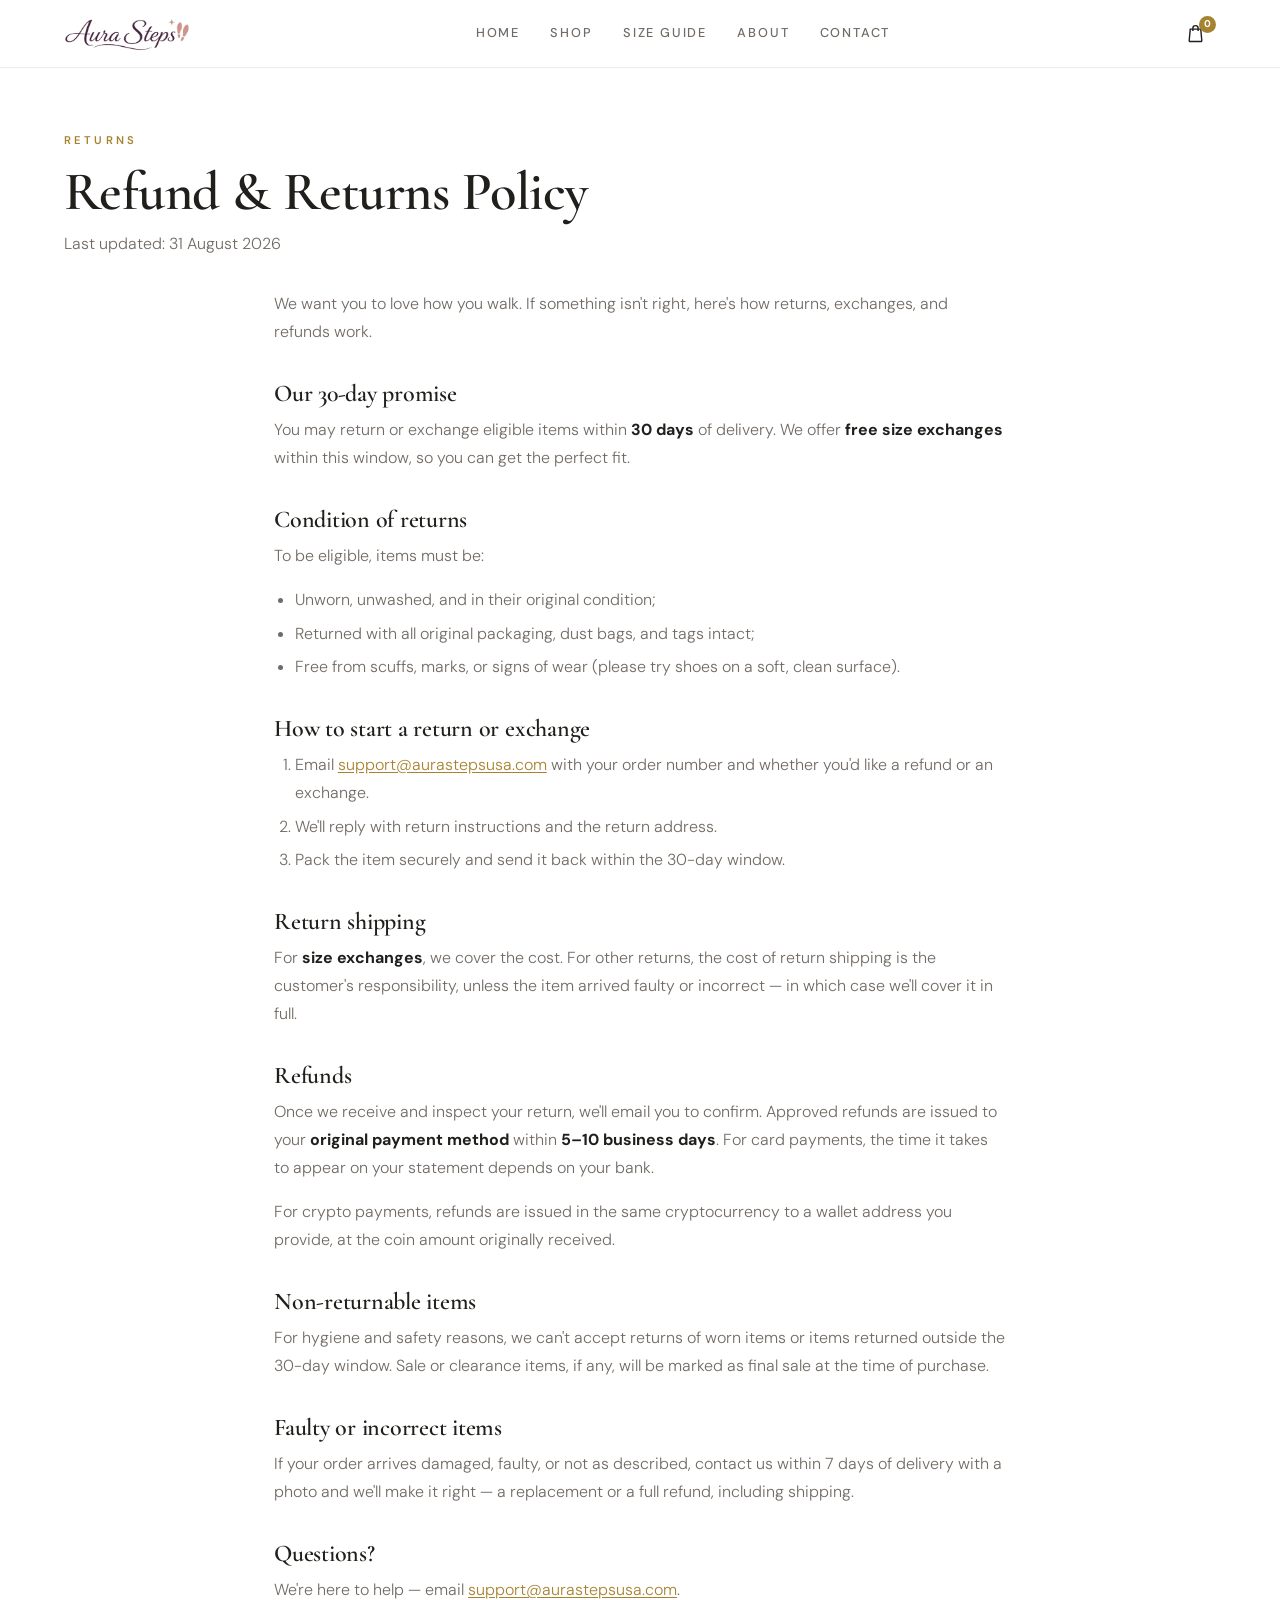
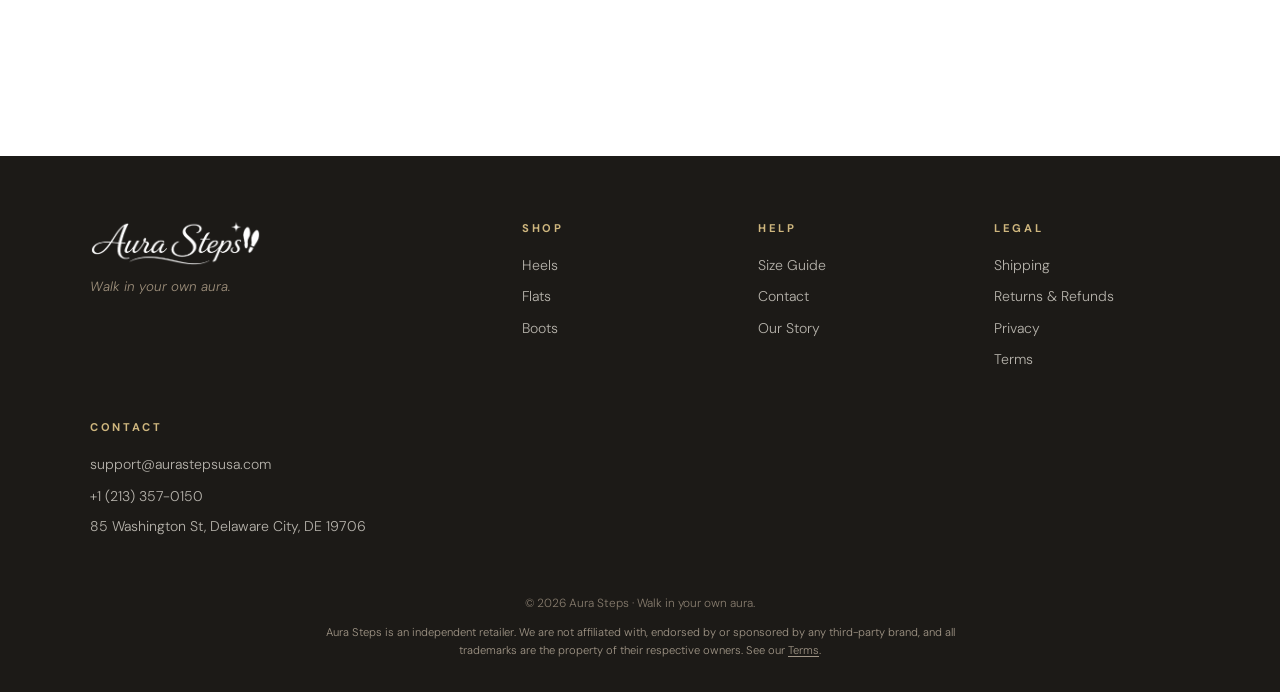
<file: returns.html>
<!DOCTYPE html>
<html lang="en">
<head>
  <meta charset="UTF-8" />
  <meta name="viewport" content="width=device-width, initial-scale=1.0" />
  <title>Refund &amp; Returns Policy — Aura Steps</title>
  <meta name="description" content="How to return or exchange your Aura Steps order, and how refunds are handled." />
  <link rel="preconnect" href="https://fonts.googleapis.com" />
  <link rel="preconnect" href="https://fonts.gstatic.com" crossorigin />
  <link href="https://fonts.googleapis.com/css2?family=Cormorant+Garamond:ital,wght@0,500;0,600;1,500&family=DM+Sans:ital,opsz,wght@0,9..40,300;0,9..40,400;0,9..40,500;0,9..40,600;1,9..40,300&display=swap" rel="stylesheet" />
  <link rel="stylesheet" href="assets/styles.css" />
</head>
<body data-page="legal">

  <header class="site-header" id="siteHeader"></header>

  <div class="container page-head">
    <p class="eyebrow">Returns</p>
    <h1>Refund &amp; Returns Policy</h1>
    <p class="section-sub">Last updated: 31 August 2026</p>
  </div>

  <section class="section container legal-body" style="max-width: 780px; padding-top: 1.5rem;">
    <p>We want you to love how you walk. If something isn't right, here's how returns, exchanges, and refunds work.</p>

    <h2>Our 30-day promise</h2>
    <p>You may return or exchange eligible items within <strong>30 days</strong> of delivery. We offer <strong>free size exchanges</strong> within this window, so you can get the perfect fit.</p>

    <h2>Condition of returns</h2>
    <p>To be eligible, items must be:</p>
    <ul>
      <li>Unworn, unwashed, and in their original condition;</li>
      <li>Returned with all original packaging, dust bags, and tags intact;</li>
      <li>Free from scuffs, marks, or signs of wear (please try shoes on a soft, clean surface).</li>
    </ul>

    <h2>How to start a return or exchange</h2>
    <ol>
      <li>Email <a href="mailto:support@aurastepsusa.com">support@aurastepsusa.com</a> with your order number and whether you'd like a refund or an exchange.</li>
      <li>We'll reply with return instructions and the return address.</li>
      <li>Pack the item securely and send it back within the 30-day window.</li>
    </ol>

    <h2>Return shipping</h2>
    <p>For <strong>size exchanges</strong>, we cover the cost. For other returns, the cost of return shipping is the customer's responsibility, unless the item arrived faulty or incorrect — in which case we'll cover it in full.</p>

    <h2>Refunds</h2>
    <p>Once we receive and inspect your return, we'll email you to confirm. Approved refunds are issued to your <strong>original payment method</strong> within <strong>5–10 business days</strong>. For card payments, the time it takes to appear on your statement depends on your bank.</p>
    <p>For crypto payments, refunds are issued in the same cryptocurrency to a wallet address you provide, at the coin amount originally received.</p>

    <h2>Non-returnable items</h2>
    <p>For hygiene and safety reasons, we can't accept returns of worn items or items returned outside the 30-day window. Sale or clearance items, if any, will be marked as final sale at the time of purchase.</p>

    <h2>Faulty or incorrect items</h2>
    <p>If your order arrives damaged, faulty, or not as described, contact us within 7 days of delivery with a photo and we'll make it right — a replacement or a full refund, including shipping.</p>

    <h2>Questions?</h2>
    <p>We're here to help — email <a href="mailto:support@aurastepsusa.com">support@aurastepsusa.com</a>.</p>
  </section>

  <footer class="site-footer" id="siteFooter"></footer>

  <script src="assets/data.js"></script>
  <script src="assets/main.js"></script>
</body>
</html>
</file>
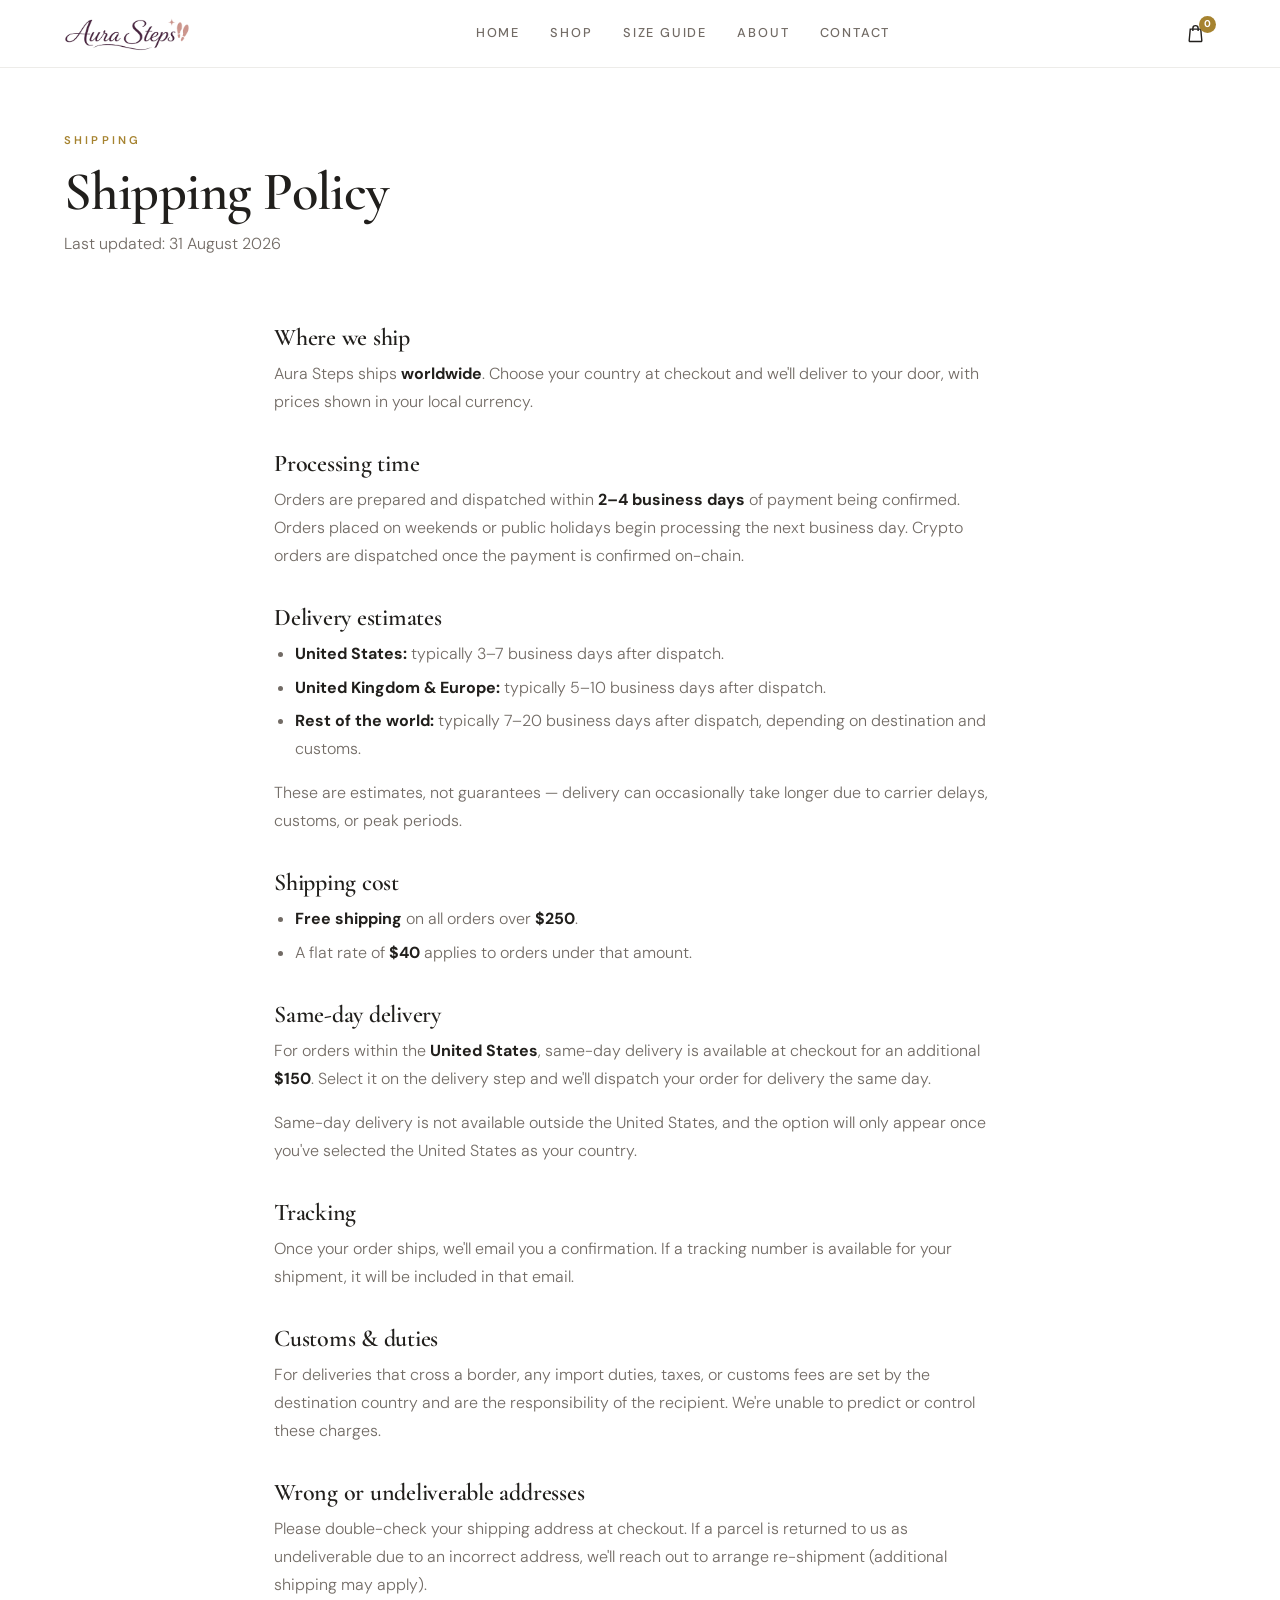
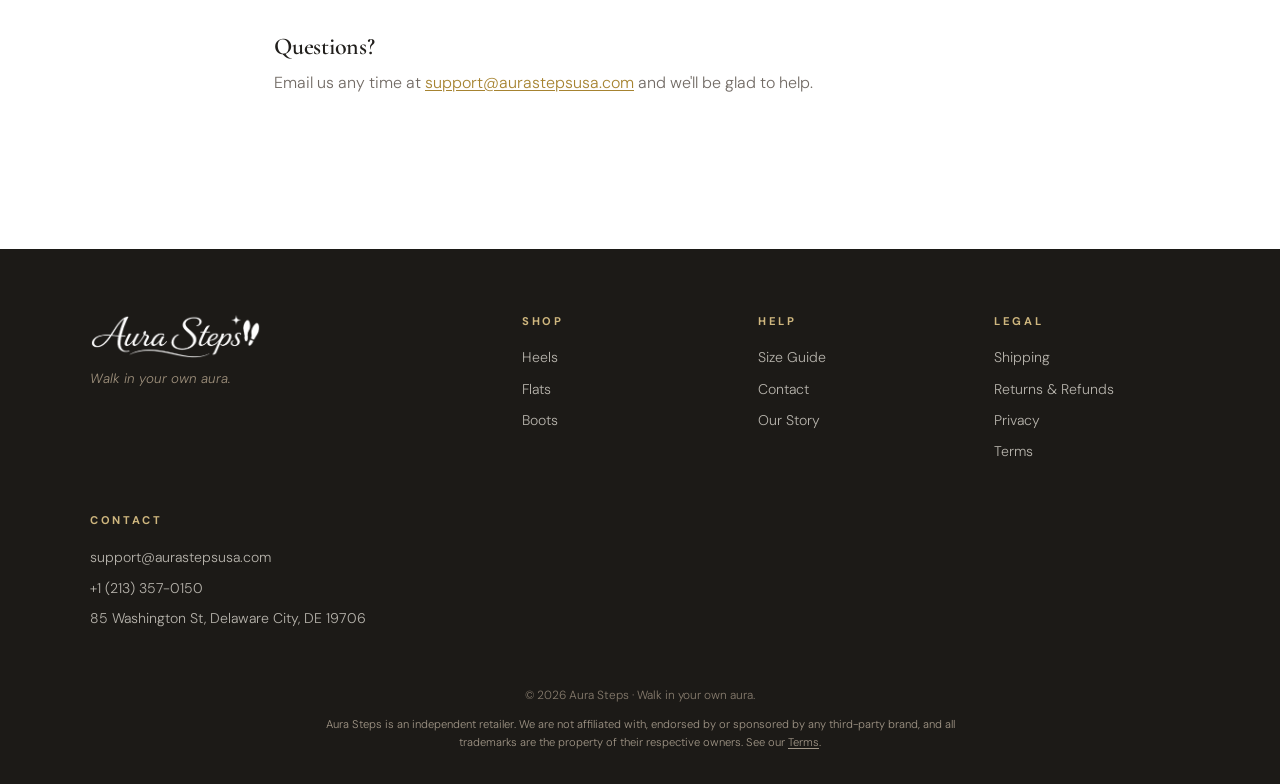
<file: shipping.html>
<!DOCTYPE html>
<html lang="en">
<head>
  <meta charset="UTF-8" />
  <meta name="viewport" content="width=device-width, initial-scale=1.0" />
  <title>Shipping Policy — Aura Steps</title>
  <meta name="description" content="How and where Aura Steps ships worldwide — delivery times, costs, same-day delivery and customs." />
  <link rel="preconnect" href="https://fonts.googleapis.com" />
  <link rel="preconnect" href="https://fonts.gstatic.com" crossorigin />
  <link href="https://fonts.googleapis.com/css2?family=Cormorant+Garamond:ital,wght@0,500;0,600;1,500&family=DM+Sans:ital,opsz,wght@0,9..40,300;0,9..40,400;0,9..40,500;0,9..40,600;1,9..40,300&display=swap" rel="stylesheet" />
  <link rel="stylesheet" href="assets/styles.css" />
</head>
<body data-page="legal">

  <header class="site-header" id="siteHeader"></header>

  <div class="container page-head">
    <p class="eyebrow">Shipping</p>
    <h1>Shipping Policy</h1>
    <p class="section-sub">Last updated: 31 August 2026</p>
  </div>

  <section class="section container legal-body" style="max-width: 780px; padding-top: 1.5rem;">
    <h2>Where we ship</h2>
    <p>Aura Steps ships <strong>worldwide</strong>. Choose your country at checkout and we'll deliver to your door, with prices shown in your local currency.</p>

    <h2>Processing time</h2>
    <p>Orders are prepared and dispatched within <strong>2–4 business days</strong> of payment being confirmed. Orders placed on weekends or public holidays begin processing the next business day. Crypto orders are dispatched once the payment is confirmed on-chain.</p>

    <h2>Delivery estimates</h2>
    <ul>
      <li><strong>United States:</strong> typically 3–7 business days after dispatch.</li>
      <li><strong>United Kingdom &amp; Europe:</strong> typically 5–10 business days after dispatch.</li>
      <li><strong>Rest of the world:</strong> typically 7–20 business days after dispatch, depending on destination and customs.</li>
    </ul>
    <p>These are estimates, not guarantees — delivery can occasionally take longer due to carrier delays, customs, or peak periods.</p>

    <h2>Shipping cost</h2>
    <ul>
      <li><strong>Free shipping</strong> on all orders over <strong class="js-free-ship">$250</strong>.</li>
      <li>A flat rate of <strong>$40</strong> applies to orders under that amount.</li>
    </ul>

    <h2>Same-day delivery</h2>
    <p>For orders within the <strong>United States</strong>, same-day delivery is available at checkout for an additional <strong>$150</strong>. Select it on the delivery step and we'll dispatch your order for delivery the same day.</p>
    <p>Same-day delivery is not available outside the United States, and the option will only appear once you've selected the United States as your country.</p>

    <h2>Tracking</h2>
    <p>Once your order ships, we'll email you a confirmation. If a tracking number is available for your shipment, it will be included in that email.</p>

    <h2>Customs &amp; duties</h2>
    <p>For deliveries that cross a border, any import duties, taxes, or customs fees are set by the destination country and are the responsibility of the recipient. We're unable to predict or control these charges.</p>

    <h2>Wrong or undeliverable addresses</h2>
    <p>Please double-check your shipping address at checkout. If a parcel is returned to us as undeliverable due to an incorrect address, we'll reach out to arrange re-shipment (additional shipping may apply).</p>

    <h2>Questions?</h2>
    <p>Email us any time at <a href="mailto:support@aurastepsusa.com">support@aurastepsusa.com</a> and we'll be glad to help.</p>
  </section>

  <footer class="site-footer" id="siteFooter"></footer>

  <script src="assets/data.js"></script>
  <script src="assets/main.js"></script>
</body>
</html>
</file>
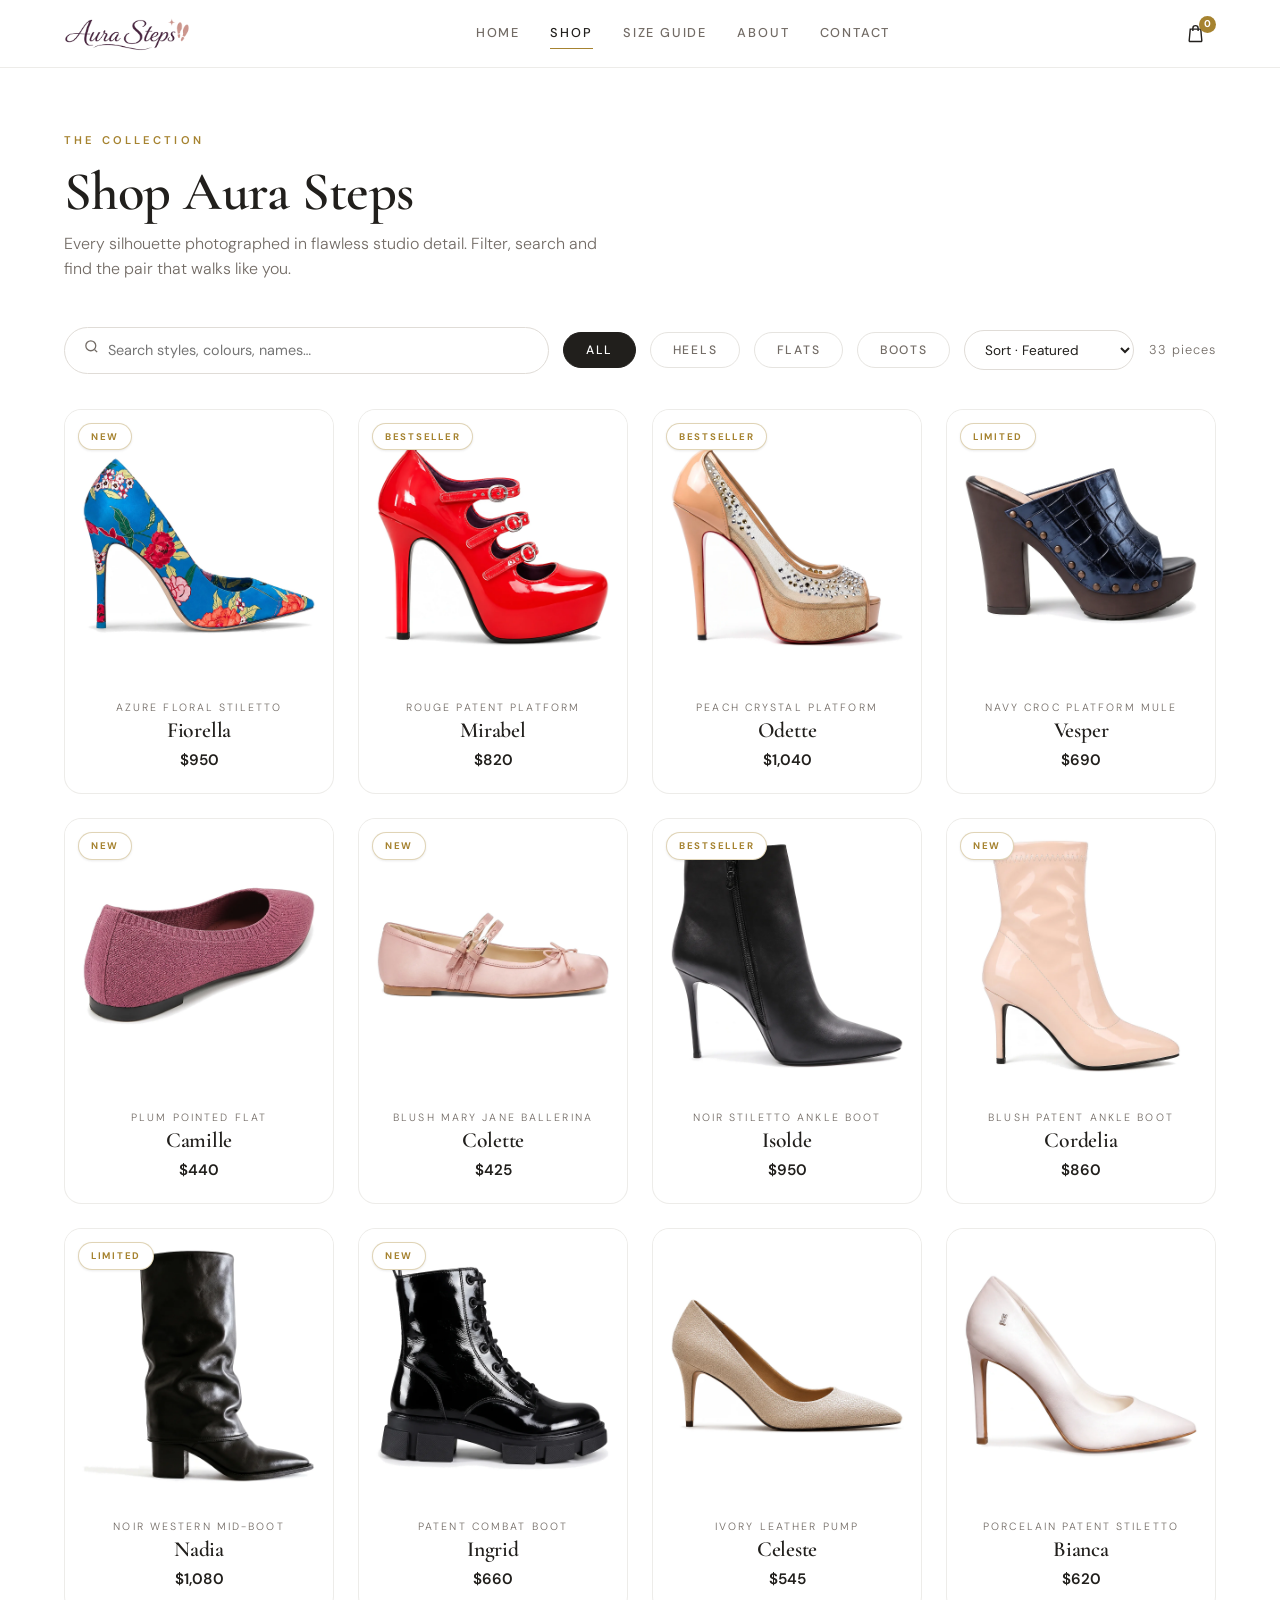
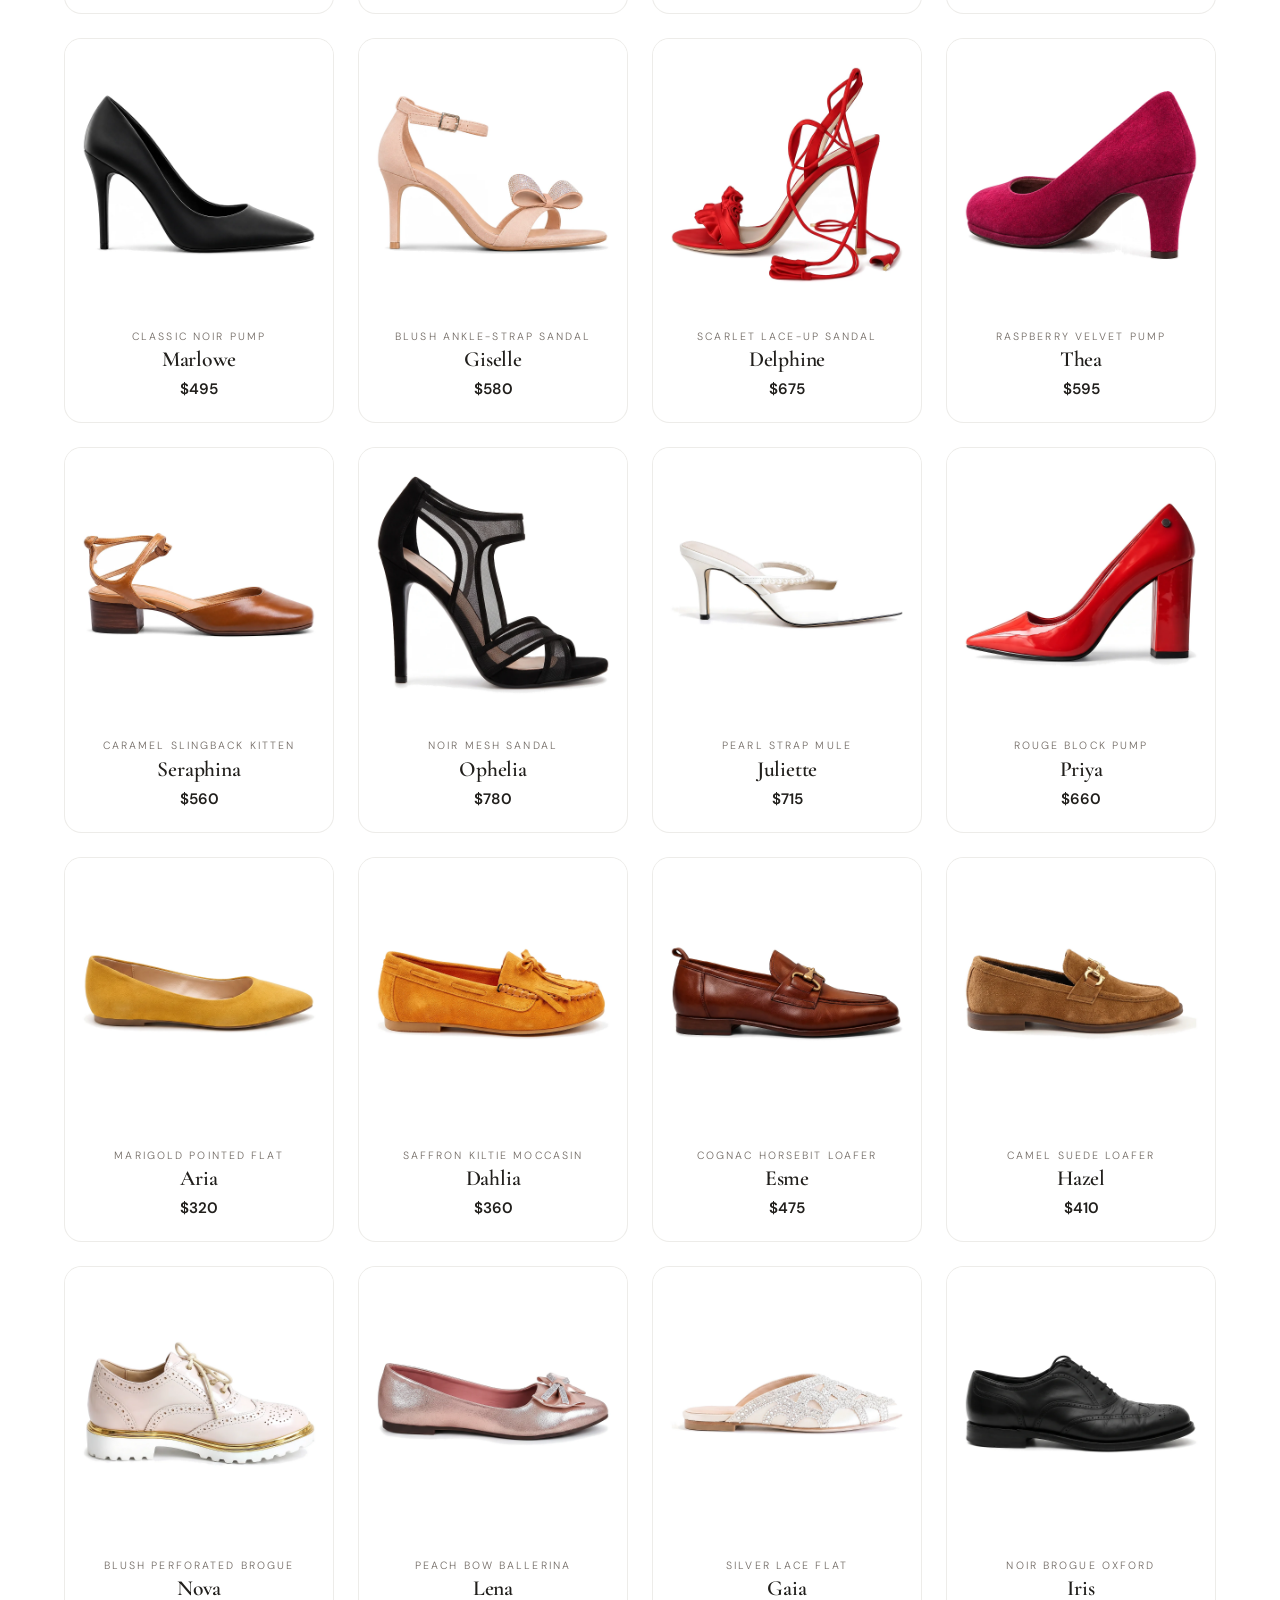
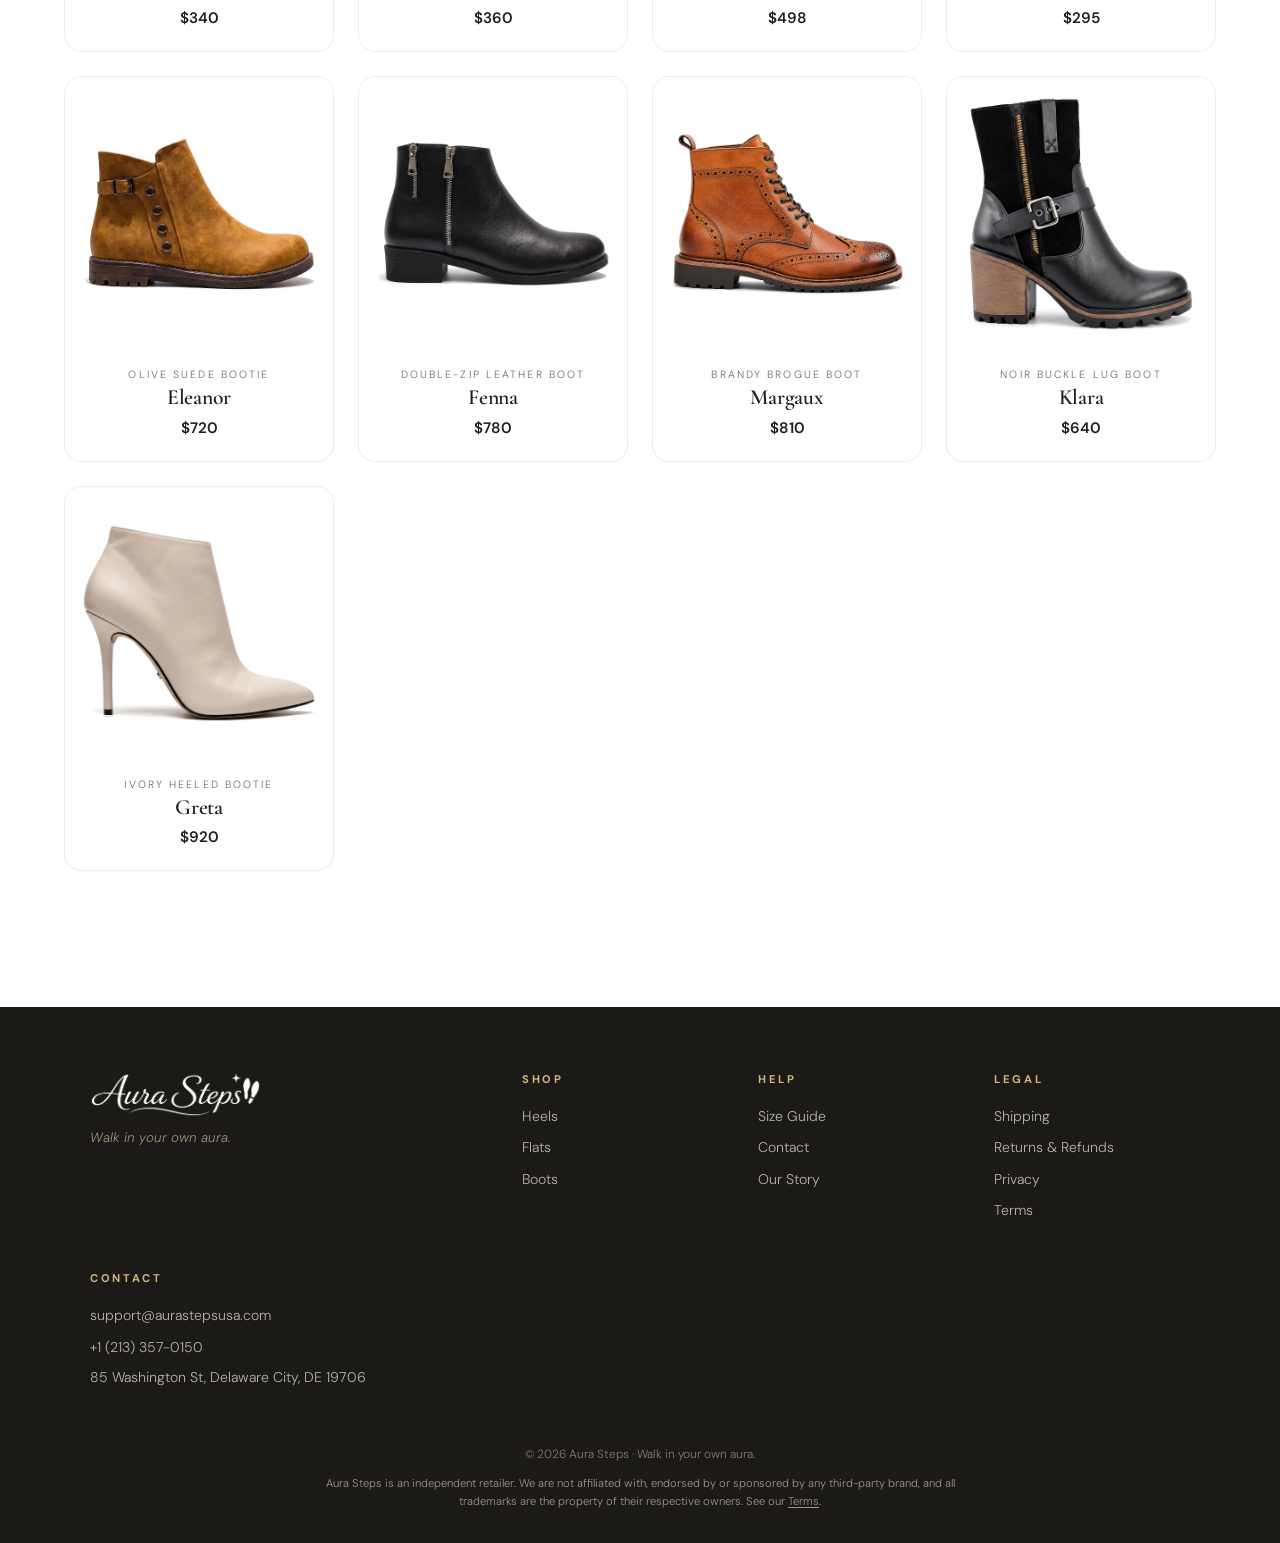
<file: shop.html>
<!DOCTYPE html>
<html lang="en">
<head>
  <meta charset="UTF-8" />
  <meta name="viewport" content="width=device-width, initial-scale=1.0" />
  <title>Shop — Aura Steps</title>
  <meta name="description" content="Shop the Aura Steps collection — heels, flats and boots, photographed in clean studio detail. Worldwide shipping." />
  <!-- Social share preview (Open Graph / Twitter) -->
  <meta property="og:type" content="website" />
  <meta property="og:site_name" content="Aura Steps" />
  <meta property="og:title" content="Shop the Collection — Aura Steps" />
  <meta property="og:description" content="Heels, flats and boots, photographed in clean studio detail. Worldwide shipping." />
  <meta property="og:url" content="https://aurastepsusa.com/shop.html" />
  <meta property="og:image" content="https://aurastepsusa.com/images/og-share.jpg" />
  <meta property="og:image:width" content="1200" />
  <meta property="og:image:height" content="630" />
  <meta name="twitter:card" content="summary_large_image" />
  <meta name="twitter:title" content="Shop the Collection — Aura Steps" />
  <meta name="twitter:description" content="Heels, flats and boots, photographed in clean studio detail." />
  <meta name="twitter:image" content="https://aurastepsusa.com/images/og-share.jpg" />
  <link rel="preconnect" href="https://fonts.googleapis.com" />
  <link rel="preconnect" href="https://fonts.gstatic.com" crossorigin />
  <link href="https://fonts.googleapis.com/css2?family=Cormorant+Garamond:ital,wght@0,500;0,600;1,500&family=DM+Sans:ital,opsz,wght@0,9..40,300;0,9..40,400;0,9..40,500;0,9..40,600;1,9..40,300&display=swap" rel="stylesheet" />
  <link rel="stylesheet" href="assets/styles.css" />
</head>
<body data-page="shop">

  <header class="site-header" id="siteHeader"></header>

  <div class="container page-head">
    <p class="eyebrow">The Collection</p>
    <h1>Shop Aura Steps</h1>
    <p class="section-sub">Every silhouette photographed in flawless studio detail. Filter, search and find the pair that walks like you.</p>
  </div>

  <section class="section container" style="padding-top: 2.2rem;">
    <div class="shop-toolbar">
      <label class="search-wrap"><span data-icon="search"></span>
        <input type="search" id="shopSearch" placeholder="Search styles, colours, names…" />
      </label>
      <button class="filter-chip active" data-filter="all">All</button>
      <button class="filter-chip" data-filter="heels">Heels</button>
      <button class="filter-chip" data-filter="flats">Flats</button>
      <button class="filter-chip" data-filter="boots">Boots</button>
      <select class="sort-select" id="shopSort" aria-label="Sort products">
        <option value="featured">Sort · Featured</option>
        <option value="price-asc">Price · Low to high</option>
        <option value="price-desc">Price · High to low</option>
        <option value="name">Name · A–Z</option>
      </select>
      <span class="shop-count" id="shopCount"></span>
    </div>
    <div class="product-grid" id="shopGrid"></div>
  </section>

  <footer class="site-footer" id="siteFooter"></footer>

  <script src="assets/data.js"></script>
  <script src="assets/main.js"></script>
</body>
</html>
</file>
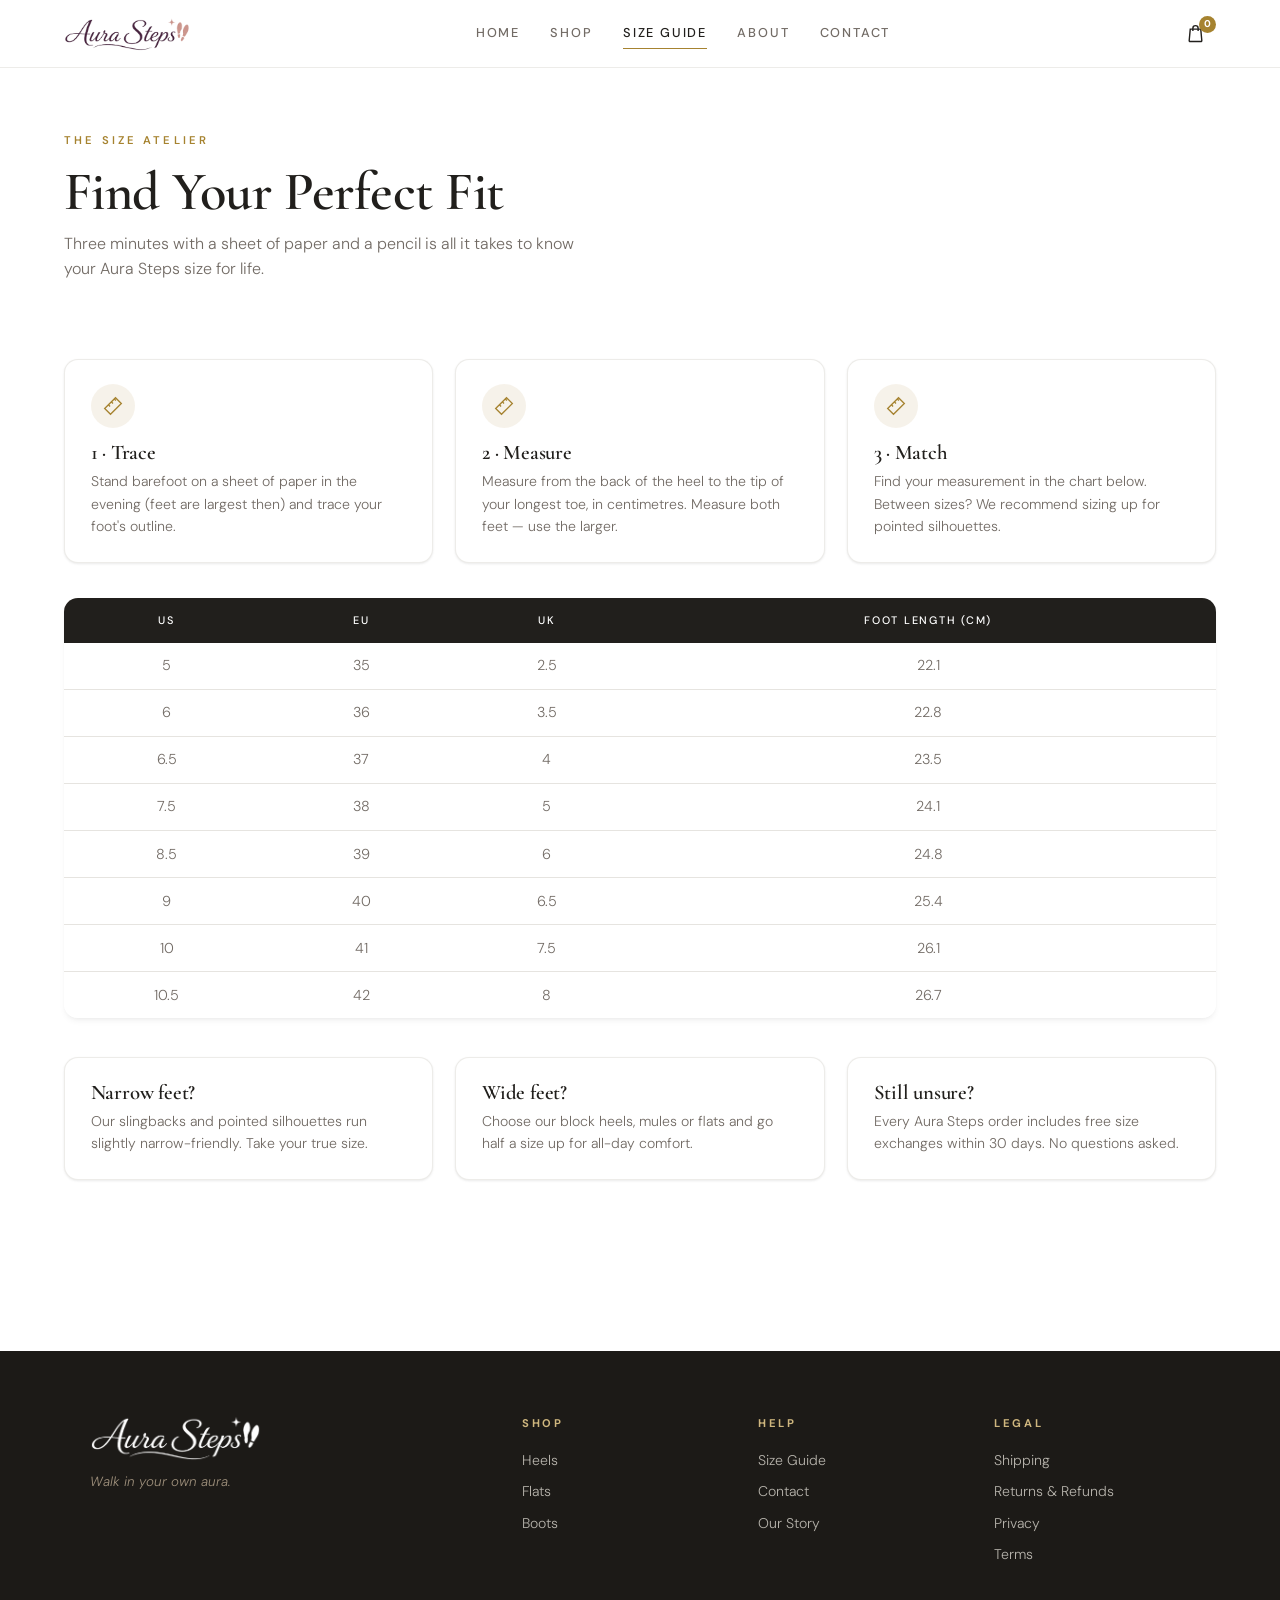
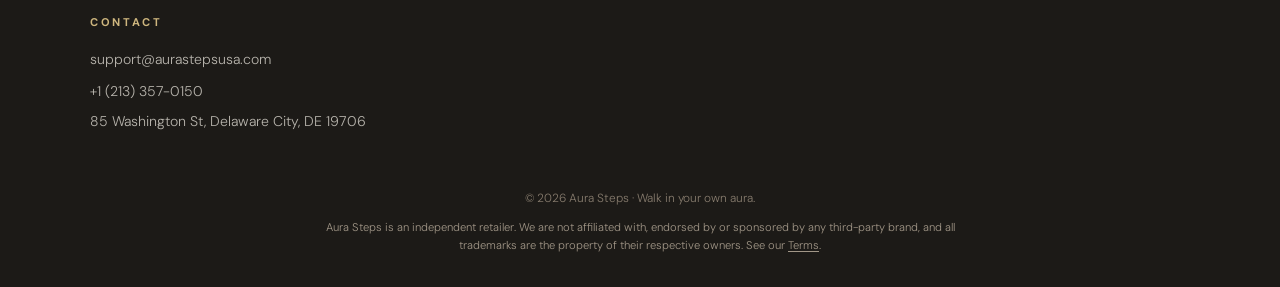
<file: size-guide.html>
<!DOCTYPE html>
<html lang="en">
<head>
  <meta charset="UTF-8" />
  <meta name="viewport" content="width=device-width, initial-scale=1.0" />
  <title>Size Guide — Aura Steps</title>
  <link rel="preconnect" href="https://fonts.googleapis.com" />
  <link rel="preconnect" href="https://fonts.gstatic.com" crossorigin />
  <link href="https://fonts.googleapis.com/css2?family=Cormorant+Garamond:ital,wght@0,500;0,600;1,500&family=DM+Sans:ital,opsz,wght@0,9..40,300;0,9..40,400;0,9..40,500;0,9..40,600;1,9..40,300&display=swap" rel="stylesheet" />
  <link rel="stylesheet" href="assets/styles.css" />
</head>
<body data-page="size-guide">

  <header class="site-header" id="siteHeader"></header>

  <div class="container page-head">
    <p class="eyebrow">The Size Atelier</p>
    <h1>Find Your Perfect Fit</h1>
    <p class="section-sub">Three minutes with a sheet of paper and a pencil is all it takes to know your Aura Steps size for life.</p>
  </div>

  <section class="section container" style="padding-top: 2rem;">
    <div class="guide-cards">
      <div class="guide-card reveal">
        <span class="vicon" data-icon="ruler"></span>
        <h3>1 · Trace</h3>
        <p>Stand barefoot on a sheet of paper in the evening (feet are largest then) and trace your foot's outline.</p>
      </div>
      <div class="guide-card reveal">
        <span class="vicon" data-icon="ruler"></span>
        <h3>2 · Measure</h3>
        <p>Measure from the back of the heel to the tip of your longest toe, in centimetres. Measure both feet — use the larger.</p>
      </div>
      <div class="guide-card reveal">
        <span class="vicon" data-icon="ruler"></span>
        <h3>3 · Match</h3>
        <p>Find your measurement in the chart below. Between sizes? We recommend sizing up for pointed silhouettes.</p>
      </div>
    </div>

    <div class="table-wrap" id="guideTable"></div>

    <div class="guide-cards" style="margin-top: 2.4rem;">
      <div class="guide-card reveal">
        <h3>Narrow feet?</h3>
        <p>Our slingbacks and pointed silhouettes run slightly narrow-friendly. Take your true size.</p>
      </div>
      <div class="guide-card reveal">
        <h3>Wide feet?</h3>
        <p>Choose our block heels, mules or flats and go half a size up for all-day comfort.</p>
      </div>
      <div class="guide-card reveal">
        <h3>Still unsure?</h3>
        <p>Every Aura Steps order includes free size exchanges within 30 days. No questions asked.</p>
      </div>
    </div>
  </section>

  <footer class="site-footer" id="siteFooter"></footer>

  <script src="assets/data.js"></script>
  <script src="assets/main.js"></script>
</body>
</html>
</file>
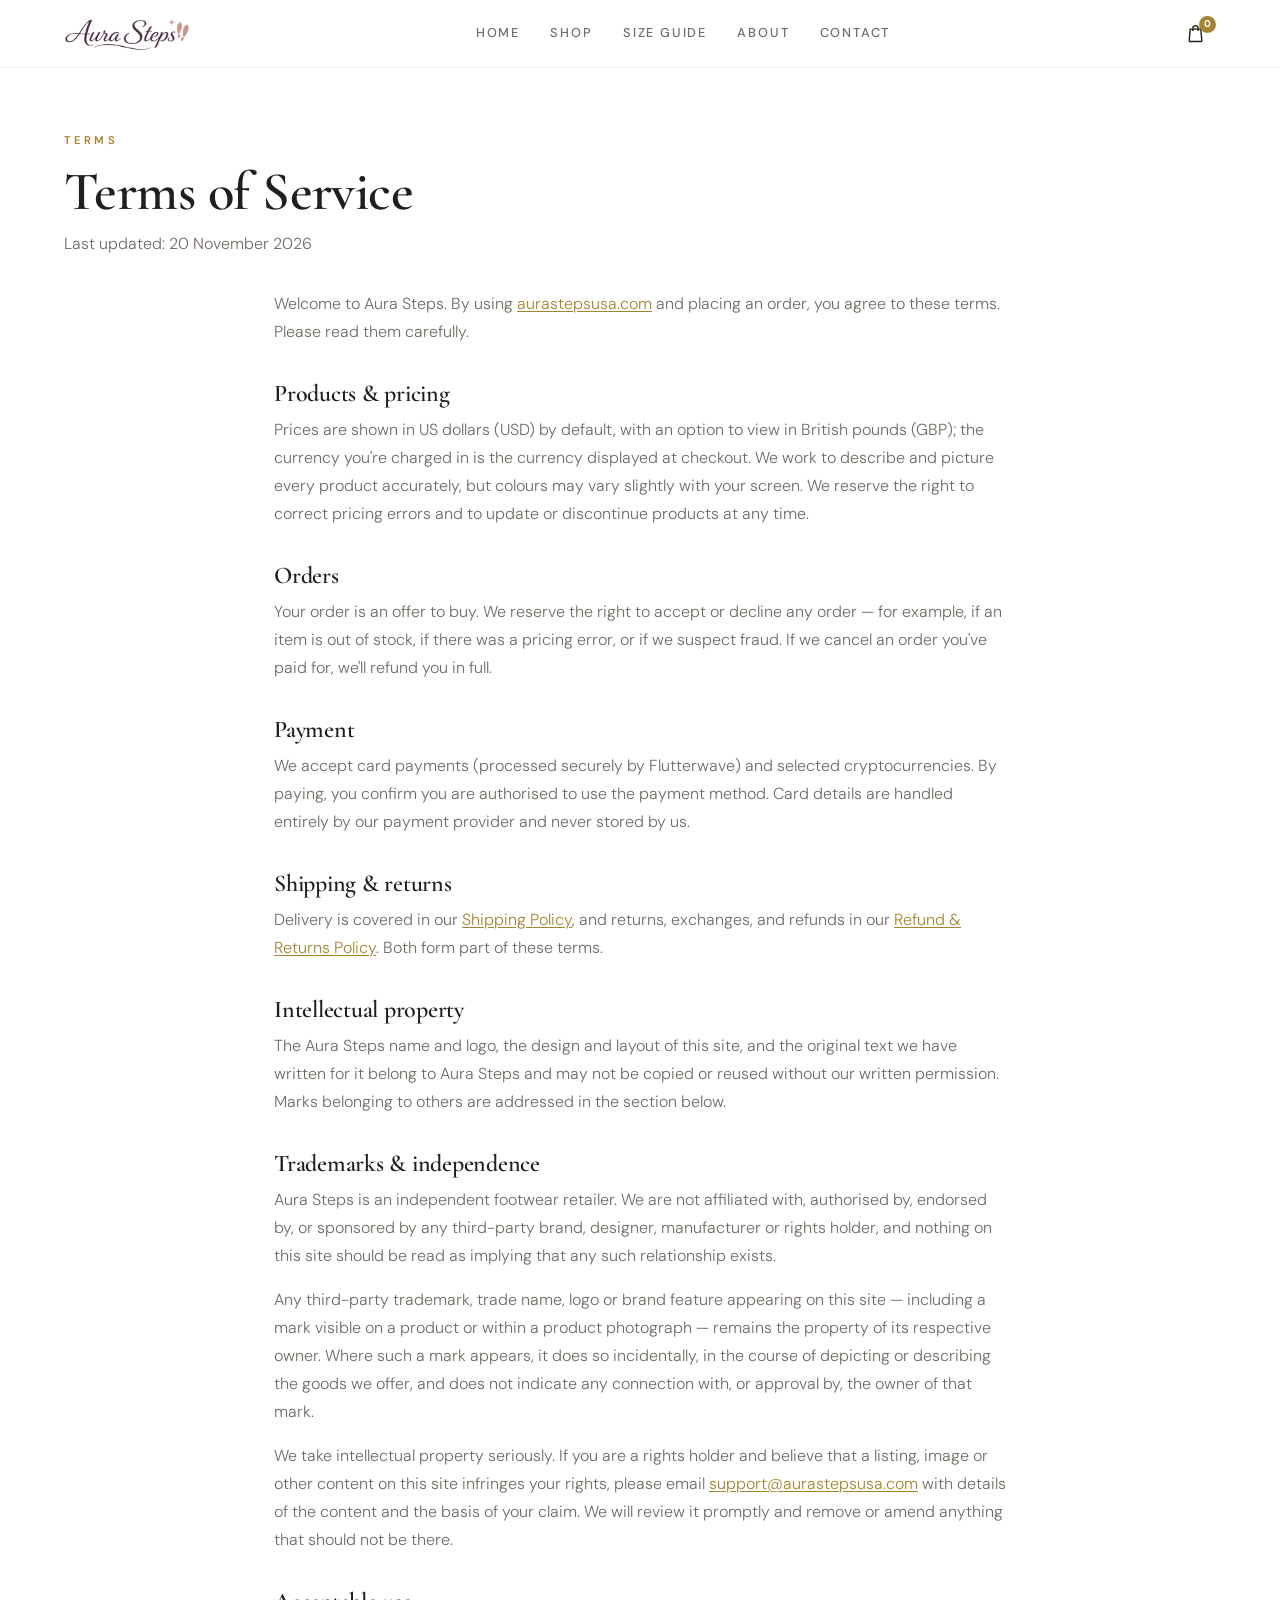
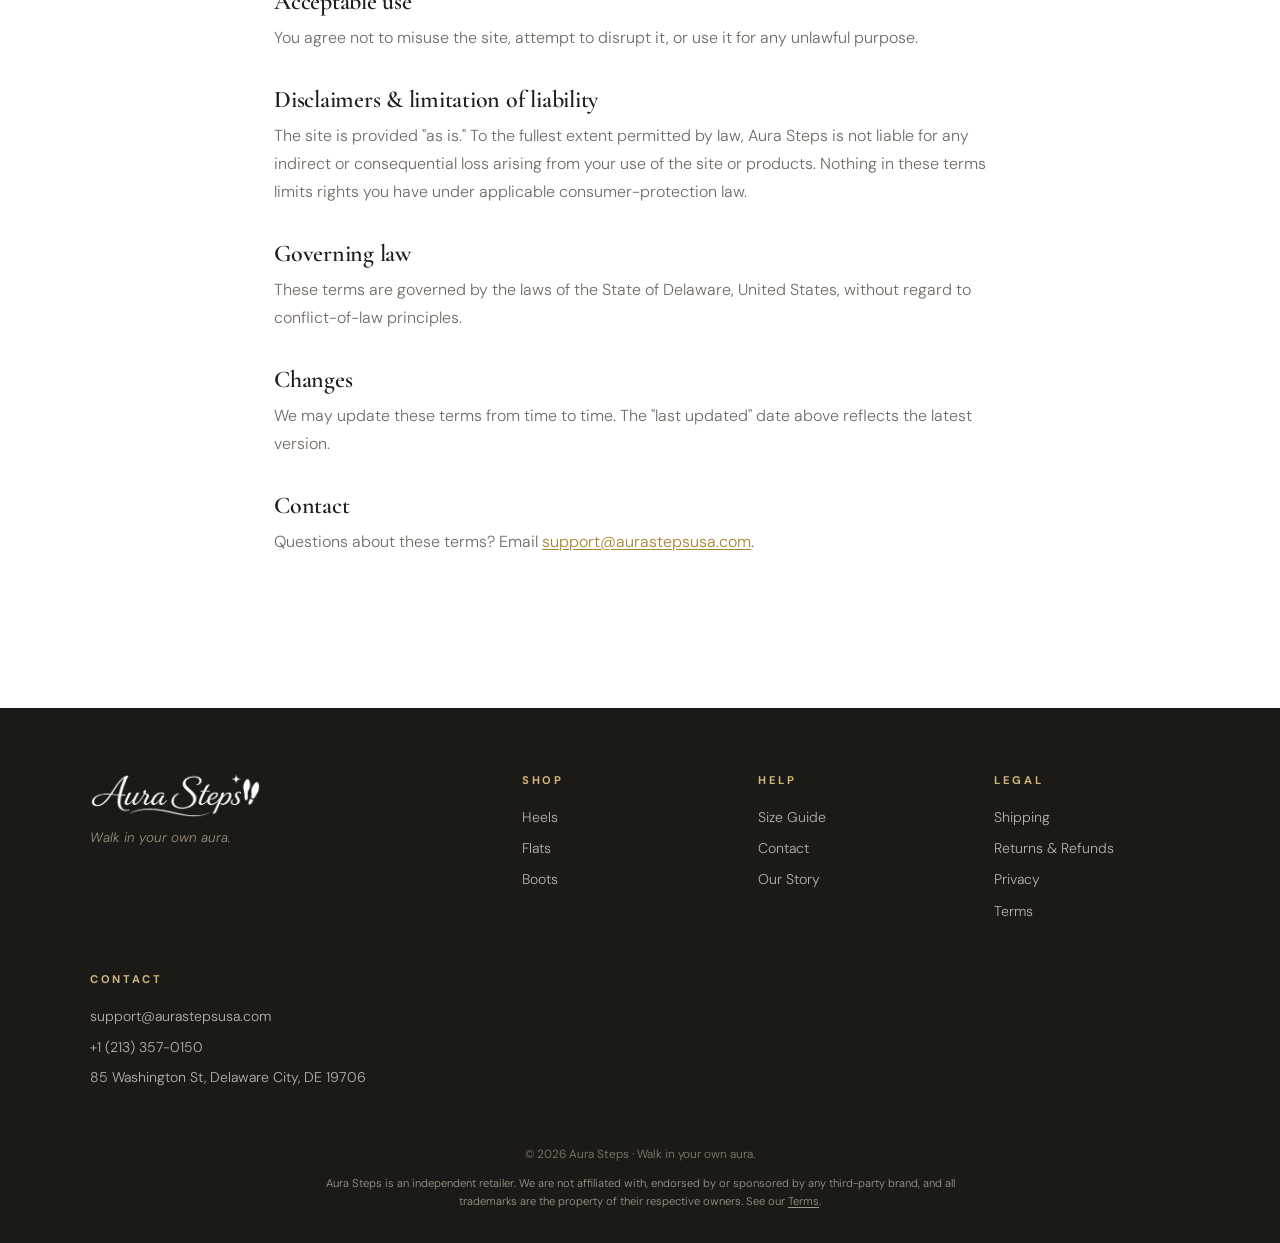
<file: terms.html>
<!DOCTYPE html>
<html lang="en">
<head>
  <meta charset="UTF-8" />
  <meta name="viewport" content="width=device-width, initial-scale=1.0" />
  <title>Terms of Service — Aura Steps</title>
  <meta name="description" content="The terms and conditions for using aurastepsusa.com and purchasing from Aura Steps." />
  <link rel="preconnect" href="https://fonts.googleapis.com" />
  <link rel="preconnect" href="https://fonts.gstatic.com" crossorigin />
  <link href="https://fonts.googleapis.com/css2?family=Cormorant+Garamond:ital,wght@0,500;0,600;1,500&family=DM+Sans:ital,opsz,wght@0,9..40,300;0,9..40,400;0,9..40,500;0,9..40,600;1,9..40,300&display=swap" rel="stylesheet" />
  <link rel="stylesheet" href="assets/styles.css" />
</head>
<body data-page="legal">

  <header class="site-header" id="siteHeader"></header>

  <div class="container page-head">
    <p class="eyebrow">Terms</p>
    <h1>Terms of Service</h1>
    <p class="section-sub">Last updated: 20 November 2026</p>
  </div>

  <section class="section container legal-body" style="max-width: 780px; padding-top: 1.5rem;">
    <p>Welcome to Aura Steps. By using <a href="https://aurastepsusa.com">aurastepsusa.com</a> and placing an order, you agree to these terms. Please read them carefully.</p>

    <h2>Products &amp; pricing</h2>
    <p>Prices are shown in US dollars (USD) by default, with an option to view in British pounds (GBP); the currency you're charged in is the currency displayed at checkout. We work to describe and picture every product accurately, but colours may vary slightly with your screen. We reserve the right to correct pricing errors and to update or discontinue products at any time.</p>

    <h2>Orders</h2>
    <p>Your order is an offer to buy. We reserve the right to accept or decline any order — for example, if an item is out of stock, if there was a pricing error, or if we suspect fraud. If we cancel an order you've paid for, we'll refund you in full.</p>

    <h2>Payment</h2>
    <p>We accept card payments (processed securely by Flutterwave) and selected cryptocurrencies. By paying, you confirm you are authorised to use the payment method. Card details are handled entirely by our payment provider and never stored by us.</p>

    <h2>Shipping &amp; returns</h2>
    <p>Delivery is covered in our <a href="shipping.html">Shipping Policy</a>, and returns, exchanges, and refunds in our <a href="returns.html">Refund &amp; Returns Policy</a>. Both form part of these terms.</p>

    <h2>Intellectual property</h2>
    <p>The Aura Steps name and logo, the design and layout of this site, and the original text we have written for it belong to Aura Steps and may not be copied or reused without our written permission. Marks belonging to others are addressed in the section below.</p>

    <h2>Trademarks &amp; independence</h2>
    <p>Aura Steps is an independent footwear retailer. We are not affiliated with, authorised by, endorsed by, or sponsored by any third-party brand, designer, manufacturer or rights holder, and nothing on this site should be read as implying that any such relationship exists.</p>
    <p>Any third-party trademark, trade name, logo or brand feature appearing on this site — including a mark visible on a product or within a product photograph — remains the property of its respective owner. Where such a mark appears, it does so incidentally, in the course of depicting or describing the goods we offer, and does not indicate any connection with, or approval by, the owner of that mark.</p>
    <p>We take intellectual property seriously. If you are a rights holder and believe that a listing, image or other content on this site infringes your rights, please email <a href="mailto:support@aurastepsusa.com">support@aurastepsusa.com</a> with details of the content and the basis of your claim. We will review it promptly and remove or amend anything that should not be there.</p>

    <h2>Acceptable use</h2>
    <p>You agree not to misuse the site, attempt to disrupt it, or use it for any unlawful purpose.</p>

    <h2>Disclaimers &amp; limitation of liability</h2>
    <p>The site is provided "as is." To the fullest extent permitted by law, Aura Steps is not liable for any indirect or consequential loss arising from your use of the site or products. Nothing in these terms limits rights you have under applicable consumer-protection law.</p>

    <h2>Governing law</h2>
    <p>These terms are governed by the laws of the State of Delaware, United States, without regard to conflict-of-law principles.</p>

    <h2>Changes</h2>
    <p>We may update these terms from time to time. The "last updated" date above reflects the latest version.</p>

    <h2>Contact</h2>
    <p>Questions about these terms? Email <a href="mailto:support@aurastepsusa.com">support@aurastepsusa.com</a>.</p>
  </section>

  <footer class="site-footer" id="siteFooter"></footer>

  <script src="assets/data.js"></script>
  <script src="assets/main.js"></script>
</body>
</html>
</file>
<file: assets/styles.css>
/* ============================================================
   AURA STEPS — design system
   Clean white / gold token palette, light only
   (HSL tokens modeled on the Aura Heels style guide)
   ============================================================ */

:root {
  color-scheme: light;

  --background: 0 0% 100%;
  --foreground: 30 8% 12%;
  --card: 0 0% 100%;
  --card-foreground: 30 8% 12%;
  --primary: 42 55% 42%;
  --primary-foreground: 0 0% 100%;
  --secondary: 40 14% 96%;
  --secondary-foreground: 30 8% 15%;
  --muted: 40 12% 96%;
  --muted-foreground: 30 6% 42%;
  --accent: 42 22% 94%;
  --accent-foreground: 30 8% 15%;
  --destructive: 0 72% 45%;
  --border: 36 12% 89%;
  --input: 36 12% 86%;
  --ring: 42 55% 42%;

  --radius: 0.625rem;
  --radius-sm: calc(var(--radius) - 4px);
  --radius-lg: calc(var(--radius) + 4px);
  --radius-full: 9999px;

  --shadow-sm: 0 1px 2px 0 rgb(0 0 0 / 0.03), 0 1px 3px 0 rgb(0 0 0 / 0.06);
  --shadow-md: 0 4px 6px -1px rgb(0 0 0 / 0.05), 0 2px 4px -2px rgb(0 0 0 / 0.05);
  --shadow-lg: 0 10px 15px -3px rgb(0 0 0 / 0.07), 0 4px 6px -4px rgb(0 0 0 / 0.05);
  --shadow-hero: 0 30px 80px -35px rgba(68, 48, 16, 0.55);

  --duration-fast: 150ms;
  --duration-normal: 250ms;
  --duration-slow: 350ms;

  --font-body: "DM Sans", "Segoe UI", sans-serif;
  --font-display: "Cormorant Garamond", Georgia, serif;

  --shoe-pane: #ffffff;
}


* { margin: 0; padding: 0; box-sizing: border-box; }
[hidden] { display: none !important; }
html { scroll-behavior: smooth; }

body {
  font-family: var(--font-body);
  background: hsl(var(--background));
  color: hsl(var(--foreground));
  line-height: 1.6;
  font-weight: 300;
  transition: background-color var(--duration-normal), color var(--duration-normal);
}

h1, h2, h3 { font-family: var(--font-display); font-weight: 600; line-height: 1.05; letter-spacing: -0.01em; }
a { color: inherit; }
img { max-width: 100%; }

.eyebrow {
  display: inline-flex; align-items: center; gap: 0.5rem;
  text-transform: uppercase; letter-spacing: 0.28em;
  font-size: 0.7rem; font-weight: 600;
  color: hsl(var(--primary));
  margin-bottom: 0.9rem;
}

.container { max-width: 1200px; margin: 0 auto; padding: 0 1.5rem; }
.section { padding-top: 4.5rem; padding-bottom: 4.5rem; }
.section-head { margin-bottom: 2.4rem; }
.section-head.center { text-align: center; }
.section-head h2 { font-size: clamp(2rem, 3.6vw, 2.8rem); }
.section-sub { color: hsl(var(--muted-foreground)); max-width: 540px; margin-top: 0.6rem; }
.center .section-sub { margin-inline: auto; }

/* ---------- Buttons ---------- */
.btn {
  display: inline-flex; align-items: center; justify-content: center; gap: 0.55rem;
  font-family: var(--font-body); font-size: 0.85rem; font-weight: 600;
  text-decoration: none; border: none; cursor: pointer;
  padding: 0.95rem 1.9rem; border-radius: var(--radius-full);
  transition: transform var(--duration-fast), background-color var(--duration-fast), color var(--duration-fast);
}
.btn-primary { background: hsl(var(--primary)); color: hsl(var(--primary-foreground)); box-shadow: var(--shadow-md); }
.btn-primary:hover { transform: scale(1.04); }
.btn-dark { background: hsl(var(--foreground)); color: hsl(var(--background)); box-shadow: var(--shadow-md); }
.btn-dark:hover { transform: scale(1.04); }
.btn-outline {
  background: hsl(var(--card) / 0.8); color: hsl(var(--foreground));
  border: 1px solid hsl(var(--border)); box-shadow: var(--shadow-sm); backdrop-filter: blur(6px);
}
.btn-outline:hover { background: hsl(var(--accent)); }
.btn-block { width: 100%; }

/* ---------- Header ---------- */
.site-header {
  position: sticky; top: 0; z-index: 50;
  background: hsl(var(--background) / 0.82);
  backdrop-filter: blur(14px);
  border-bottom: 1px solid hsl(var(--border) / 0.7);
}
.nav-inner {
  max-width: 1200px; margin: 0 auto;
  display: flex; align-items: center; justify-content: space-between;
  padding: 0.85rem 1.5rem; gap: 1rem;
}
.brand { display: flex; align-items: center; gap: 0.65rem; text-decoration: none; }
.brand-mark {
  width: 36px; height: 36px; border-radius: 50%;
  display: grid; place-items: center;
  background: radial-gradient(circle at 30% 25%, hsl(42 55% 70%), hsl(var(--primary)));
  color: #fff; font-family: var(--font-display); font-size: 1.25rem; font-style: italic;
}
.brand-name { font-family: var(--font-display); font-size: 1.4rem; font-weight: 600; }
.brand-logo { height: 34px; width: auto; display: block; }
.footer-logo { height: 46px; filter: brightness(0) invert(1); margin-bottom: 0.4rem; }
.nav-links { display: flex; gap: 1.9rem; }
.nav-links a {
  text-decoration: none; font-size: 0.8rem; letter-spacing: 0.14em; text-transform: uppercase;
  font-weight: 500; color: hsl(var(--muted-foreground));
  transition: color var(--duration-fast);
  padding: 0.3rem 0;
}
.nav-links a:hover { color: hsl(var(--primary)); }
.nav-links a.active { color: hsl(var(--foreground)); border-bottom: 1.5px solid hsl(var(--primary)); }
.nav-actions { display: flex; align-items: center; gap: 0.35rem; }
.icon-btn {
  position: relative; display: grid; place-items: center;
  width: 40px; height: 40px; border-radius: 50%;
  background: none; border: none; cursor: pointer; color: hsl(var(--foreground));
  text-decoration: none; transition: background-color var(--duration-fast);
}
.icon-btn:hover { background: hsl(var(--accent)); }
.currency-btn {
  width: auto; min-width: 46px; padding: 0 0.55rem;
  font-family: var(--font-body); font-size: 0.7rem; font-weight: 600;
  letter-spacing: 0.08em; color: hsl(var(--muted-foreground));
}
.currency-btn:hover { color: hsl(var(--primary)); }
.cart-count {
  position: absolute; top: 2px; right: 0;
  background: hsl(var(--primary)); color: hsl(var(--primary-foreground));
  font-size: 0.62rem; font-weight: 700;
  min-width: 17px; height: 17px; border-radius: var(--radius-full);
  display: grid; place-items: center; padding: 0 3px;
}
.menu-btn { display: none; }

/* ---------- Hero ---------- */
.hero {
  position: relative; overflow: hidden; isolation: isolate;
  background:
    radial-gradient(circle at 75% 35%, hsl(var(--primary) / 0.16), transparent 38%),
    linear-gradient(135deg, hsl(var(--background)), hsl(var(--secondary)));
}
.hero-ring {
  position: absolute; left: -6rem; top: 5rem; width: 18rem; height: 18rem;
  border-radius: 50%; border: 1px solid hsl(var(--primary) / 0.16);
}
.hero-glow {
  position: absolute; right: -6rem; top: -6rem; width: 24rem; height: 24rem;
  border-radius: 50%; background: hsl(var(--primary) / 0.06); filter: blur(48px);
}
.hero-grid {
  position: relative; max-width: 1200px; margin: 0 auto;
  display: grid; grid-template-columns: 1.05fr 0.95fr; align-items: center;
  gap: 2.5rem; padding: 4.5rem 1.5rem 5rem; min-height: 620px;
}
.hero h1 { font-size: clamp(2.9rem, 6vw, 4.6rem); letter-spacing: -0.02em; }
.hero h1 span { color: hsl(var(--primary)); font-style: italic; }
.hero-sub { margin-top: 1.4rem; max-width: 460px; color: hsl(var(--muted-foreground)); font-size: 1.05rem; }
.hero-ctas { margin-top: 2rem; display: flex; flex-wrap: wrap; gap: 0.8rem; }
.hero-tags {
  margin-top: 2.4rem; display: flex; flex-wrap: wrap; gap: 0.6rem 1.7rem;
  font-size: 0.68rem; letter-spacing: 0.16em; text-transform: uppercase; color: hsl(var(--muted-foreground));
}
.hero-figure { position: relative; max-width: 520px; width: 100%; margin: 0 auto; }
.hero-figure-ring {
  position: absolute; inset: -1.1rem; border-radius: 2.5rem;
  border: 1px solid hsl(var(--primary) / 0.22); transform: rotate(3deg);
}
.hero-figure-card {
  position: relative; aspect-ratio: 1; border-radius: 2rem; overflow: hidden;
  background: var(--shoe-pane); box-shadow: var(--shadow-hero);
  display: grid; place-items: center;
}
.hero-figure-card img { width: 100%; height: 100%; aspect-ratio: 1; object-fit: contain; }
.hero-spot {
  position: absolute; left: 1.4rem; right: 1.4rem; bottom: 1.4rem;
  display: flex; align-items: flex-end; justify-content: space-between; gap: 1rem;
  background: hsl(var(--background) / 0.85); border: 1px solid hsl(var(--border) / 0.7);
  border-radius: 1.1rem; padding: 0.95rem 1.1rem; backdrop-filter: blur(10px); box-shadow: var(--shadow-md);
}
.hero-spot .eyebrow { margin: 0; font-size: 0.6rem; }
.hero-spot h3 { font-size: 1.25rem; margin-top: 0.2rem; }
.hero-spot a {
  white-space: nowrap; text-decoration: none;
  background: hsl(var(--foreground)); color: hsl(var(--background));
  font-size: 0.72rem; font-weight: 600; padding: 0.5rem 1rem; border-radius: var(--radius-full);
}

/* ---------- Value props ---------- */
.value-props { border-bottom: 1px solid hsl(var(--border) / 0.6); background: hsl(var(--secondary)); }
.value-grid {
  max-width: 1200px; margin: 0 auto;
  display: grid; grid-template-columns: repeat(3, 1fr); gap: 1.4rem;
  padding: 2.4rem 1.5rem;
}
.value-item {
  display: flex; gap: 1rem; align-items: flex-start;
  background: hsl(var(--card)); border-radius: var(--radius-lg);
  padding: 1.25rem 1.3rem; box-shadow: var(--shadow-sm);
}
.value-item .vicon {
  flex-shrink: 0; width: 44px; height: 44px; border-radius: 50%;
  display: grid; place-items: center;
  background: hsl(var(--primary) / 0.1); color: hsl(var(--primary));
}
.value-item h3 { font-family: var(--font-body); font-size: 0.95rem; font-weight: 600; }
.value-item p { font-size: 0.85rem; color: hsl(var(--muted-foreground)); margin-top: 0.2rem; }

/* ---------- Product cards ---------- */
.product-grid {
  display: grid; grid-template-columns: repeat(auto-fill, minmax(240px, 1fr)); gap: 1.5rem;
}
.product-card {
  display: block; text-decoration: none;
  background: hsl(var(--card)); border: 1px solid hsl(var(--border) / 0.7);
  border-radius: 1.1rem; overflow: hidden;
  transition: transform var(--duration-normal), box-shadow var(--duration-normal);
}
.product-card:hover { transform: translateY(-5px); box-shadow: var(--shadow-lg); }
.product-card-image {
  aspect-ratio: 1 / 1.02; position: relative; overflow: hidden;
  display: grid; place-items: center; background: var(--shoe-pane);
}
.product-card-image img {
  width: 100%; height: 100%; aspect-ratio: 1; object-fit: contain;
  transition: transform var(--duration-slow);
}
.product-card:hover .product-card-image img { transform: translateY(-4px) scale(1.04); }
.product-badge {
  position: absolute; top: 13px; left: 13px; z-index: 2;
  background: hsl(var(--card)); color: hsl(var(--primary));
  border: 1px solid hsl(var(--primary) / 0.35);
  font-size: 0.6rem; font-weight: 700; letter-spacing: 0.18em; text-transform: uppercase;
  padding: 0.32rem 0.75rem; border-radius: var(--radius-full); box-shadow: var(--shadow-sm);
}
.product-card-body { padding: 1.05rem 1.2rem 1.3rem; text-align: center; }
.product-style { font-size: 0.66rem; letter-spacing: 0.2em; text-transform: uppercase; color: hsl(var(--muted-foreground)); }
.product-card-body h3 { font-size: 1.35rem; margin-top: 0.15rem; }
.product-price { margin-top: 0.4rem; font-weight: 600; font-size: 0.95rem; }
.empty-note { grid-column: 1 / -1; text-align: center; color: hsl(var(--muted-foreground)); padding: 3rem 0; font-style: italic; font-family: var(--font-display); font-size: 1.25rem; }

.row-head { display: flex; align-items: flex-end; justify-content: space-between; gap: 1rem; margin-bottom: 2rem; }

/* ---------- Story ---------- */
.story { background: hsl(var(--secondary)); }
.story-grid {
  max-width: 1200px; margin: 0 auto;
  display: grid; grid-template-columns: 1fr 1fr; align-items: center; gap: 2.6rem;
  padding: 4.5rem 1.5rem;
}
.story-collage {
  position: relative; aspect-ratio: 4 / 3; border-radius: 2rem;
  background: linear-gradient(135deg, hsl(var(--card)), hsl(var(--secondary)), hsl(var(--accent)));
  box-shadow: var(--shadow-lg);
}
.story-collage .tile {
  position: absolute; border-radius: 1.1rem; overflow: hidden;
  background: var(--shoe-pane); box-shadow: var(--shadow-lg);
  display: grid; place-items: center;
}
.story-collage .tile img { width: 100%; height: 100%; aspect-ratio: 1; object-fit: contain; }
.tile-1 { left: 6%; top: 10%; width: 55%; height: 74%; transform: rotate(-3deg); }
.tile-2 { right: 5%; top: 7%; width: 36%; height: 42%; transform: rotate(3deg); }
.tile-3 { right: 8%; bottom: 6%; width: 38%; height: 38%; transform: rotate(-2deg); }
.story-copy h2 { font-size: clamp(2rem, 3.6vw, 2.8rem); margin-bottom: 1rem; }
.story-copy p { color: hsl(var(--muted-foreground)); }
.story-stats { margin-top: 2.2rem; display: grid; grid-template-columns: repeat(3, 1fr); gap: 1.4rem; }
.counter { font-family: var(--font-display); font-size: 2.3rem; font-weight: 600; color: hsl(var(--primary)); }
.story-stats p { font-size: 0.85rem; color: hsl(var(--muted-foreground)); margin-top: 0.15rem; }

/* ---------- Shop toolbar ---------- */
.shop-toolbar {
  display: flex; flex-wrap: wrap; align-items: center; gap: 0.9rem;
  margin-bottom: 2.2rem;
}
.search-wrap {
  display: flex; align-items: center; gap: 0.55rem;
  background: hsl(var(--card)); border: 1px solid hsl(var(--input));
  border-radius: var(--radius-full); padding: 0.6rem 1.1rem; flex: 1; min-width: 210px;
  color: hsl(var(--muted-foreground));
}
.search-wrap input {
  border: none; background: none; outline: none; width: 100%;
  font-family: var(--font-body); font-size: 0.9rem; color: hsl(var(--foreground));
}
.filter-chip {
  background: hsl(var(--card)); border: 1px solid hsl(var(--border));
  border-radius: var(--radius-full); padding: 0.55rem 1.35rem; cursor: pointer;
  font-family: var(--font-body); font-size: 0.76rem; letter-spacing: 0.14em; text-transform: uppercase;
  color: hsl(var(--muted-foreground)); transition: all var(--duration-fast); font-weight: 500;
}
.filter-chip:hover { border-color: hsl(var(--primary)); color: hsl(var(--primary)); }
.filter-chip.active { background: hsl(var(--foreground)); border-color: hsl(var(--foreground)); color: hsl(var(--background)); }
.sort-select {
  background: hsl(var(--card)); border: 1px solid hsl(var(--input));
  border-radius: var(--radius-full); padding: 0.6rem 1rem;
  font-family: var(--font-body); font-size: 0.85rem; color: hsl(var(--foreground)); cursor: pointer;
}
.shop-count { font-size: 0.8rem; color: hsl(var(--muted-foreground)); letter-spacing: 0.08em; }

/* ---------- Product page ---------- */
.breadcrumb { font-size: 0.8rem; color: hsl(var(--muted-foreground)); margin-bottom: 1.6rem; }
.breadcrumb a { color: inherit; text-decoration: none; }
.breadcrumb a:hover { color: hsl(var(--primary)); }
.breadcrumb span { color: hsl(var(--foreground)); }
.pd-grid { display: grid; grid-template-columns: 1fr 1fr; gap: 3rem; align-items: start; }
.pd-image {
  position: relative; border-radius: 1.6rem; overflow: hidden;
  background: var(--shoe-pane); aspect-ratio: 1; display: grid; place-items: center;
  border: 1px solid hsl(var(--border) / 0.8); box-shadow: var(--shadow-md);
}
.pd-image img { width: 100%; height: 100%; aspect-ratio: 1; object-fit: contain; }
.pd-info h1 { font-size: clamp(2.1rem, 4vw, 3rem); }
.pd-style { font-size: 0.75rem; letter-spacing: 0.22em; text-transform: uppercase; color: hsl(var(--muted-foreground)); margin-top: 0.3rem; }
.pd-price { font-size: 1.4rem; font-weight: 600; color: hsl(var(--primary)); margin: 1rem 0 1.1rem; }
.pd-desc { color: hsl(var(--muted-foreground)); font-size: 0.95rem; }
.pd-section { margin-top: 1.7rem; }
.pd-label-row {
  display: flex; justify-content: space-between; align-items: center;
  font-size: 0.75rem; letter-spacing: 0.14em; text-transform: uppercase;
  color: hsl(var(--muted-foreground)); margin-bottom: 0.7rem; font-weight: 500;
}
.link-btn {
  background: none; border: none; cursor: pointer; font-family: var(--font-body);
  font-size: 0.78rem; color: hsl(var(--primary)); text-decoration: underline; text-underline-offset: 3px;
}
.size-pills { display: flex; flex-wrap: wrap; gap: 0.5rem; }
.size-pill {
  min-width: 47px; padding: 0.55rem 0.7rem;
  border: 1px solid hsl(var(--input)); border-radius: var(--radius);
  background: hsl(var(--card)); color: hsl(var(--foreground));
  font-family: var(--font-body); font-size: 0.85rem; cursor: pointer;
  transition: all var(--duration-fast);
}
.size-pill:hover { border-color: hsl(var(--primary)); }
.size-pill.selected { background: hsl(var(--foreground)); color: hsl(var(--background)); border-color: hsl(var(--foreground)); }
.size-error { color: hsl(var(--destructive)); font-size: 0.8rem; margin-top: 0.55rem; }
.pd-chart { margin-top: 1rem; border: 1px solid hsl(var(--border)); border-radius: var(--radius-lg); overflow: hidden; }
.qty-row { display: flex; align-items: center; gap: 1.1rem; margin-top: 1.7rem; }
.qty-control {
  display: flex; align-items: center; gap: 0.85rem;
  border: 1px solid hsl(var(--input)); border-radius: var(--radius-full);
  padding: 0.4rem 0.9rem; background: hsl(var(--card));
}
.qty-control button {
  background: none; border: none; cursor: pointer; font-size: 1.05rem;
  color: hsl(var(--muted-foreground)); padding: 0.1rem 0.3rem;
}
.pd-fineprint { text-align: center; font-size: 0.75rem; color: hsl(var(--muted-foreground)); margin-top: 0.9rem; }

/* ---------- Size tables ---------- */
.table-wrap { overflow-x: auto; border-radius: var(--radius-lg); box-shadow: var(--shadow-md); }
.size-table { width: 100%; border-collapse: collapse; background: hsl(var(--card)); font-size: 0.9rem; min-width: 520px; }
.size-table th {
  background: hsl(var(--foreground)); color: hsl(var(--background));
  font-weight: 500; letter-spacing: 0.16em; text-transform: uppercase; font-size: 0.68rem;
  padding: 0.85rem 1rem;
}
.size-table td { padding: 0.72rem 1rem; text-align: center; border-bottom: 1px solid hsl(var(--border)); color: hsl(var(--muted-foreground)); }
.size-table tr:last-child td { border-bottom: none; }
.size-table.compact { min-width: 0; font-size: 0.8rem; }
.size-table.compact th { padding: 0.5rem 0.6rem; font-size: 0.6rem; }
.size-table.compact td { padding: 0.45rem 0.6rem; }

.guide-cards { display: grid; grid-template-columns: repeat(auto-fit, minmax(230px, 1fr)); gap: 1.4rem; margin: 2.2rem 0; }
.guide-card { background: hsl(var(--card)); border: 1px solid hsl(var(--border) / 0.7); border-radius: var(--radius-lg); padding: 1.5rem 1.6rem; box-shadow: var(--shadow-sm); }
.guide-card .vicon {
  width: 44px; height: 44px; border-radius: 50%; display: grid; place-items: center;
  background: hsl(var(--primary) / 0.1); color: hsl(var(--primary)); margin-bottom: 0.9rem;
}
.guide-card h3 { font-size: 1.3rem; margin-bottom: 0.4rem; }
.guide-card p { font-size: 0.88rem; color: hsl(var(--muted-foreground)); }

/* ---------- Cart page ---------- */
.cart-grid { display: grid; grid-template-columns: 1.5fr 1fr; gap: 2.6rem; align-items: start; }
.cart-item { display: flex; gap: 1.1rem; padding: 1.2rem 0; border-bottom: 1px solid hsl(var(--border)); }
.cart-item-thumb {
  width: 92px; height: 92px; border-radius: var(--radius-lg); overflow: hidden; flex-shrink: 0;
  background: var(--shoe-pane); border: 1px solid hsl(var(--border) / 0.8);
  display: grid; place-items: center;
}
.cart-item-thumb img { width: 100%; height: 100%; aspect-ratio: 1; object-fit: contain; }
.cart-item-info { flex: 1; }
.cart-item-info h4 { font-family: var(--font-display); font-size: 1.2rem; }
.cart-item-info h4 a { text-decoration: none; }
.cart-item-meta { font-size: 0.76rem; color: hsl(var(--muted-foreground)); letter-spacing: 0.08em; }
.cart-item-row { display: flex; justify-content: space-between; align-items: center; margin-top: 0.6rem; }
.cart-item-price { font-weight: 600; font-size: 0.95rem; }
.cart-item-remove {
  background: none; border: none; color: hsl(var(--muted-foreground)); cursor: pointer;
  font-size: 0.73rem; text-decoration: underline; margin-top: 0.4rem; font-family: var(--font-body);
}
.summary-card {
  background: hsl(var(--secondary) / 0.5); border: 1px solid hsl(var(--border) / 0.7);
  border-radius: 1.2rem; padding: 1.6rem 1.7rem 1.8rem; position: sticky; top: 90px;
}
.summary-card h3 { font-size: 1.5rem; margin-bottom: 1rem; }
.summary-item { display: flex; justify-content: space-between; gap: 1rem; font-size: 0.85rem; padding: 0.3rem 0; color: hsl(var(--muted-foreground)); }
.summary-line { display: flex; justify-content: space-between; font-size: 0.9rem; padding: 0.45rem 0; border-top: 1px solid hsl(var(--border)); color: hsl(var(--muted-foreground)); }
.summary-line.total { font-size: 1.15rem; font-weight: 600; color: hsl(var(--foreground)); }
.summary-note { font-size: 0.74rem; color: hsl(var(--muted-foreground)); margin: 0.5rem 0 1rem; }
.empty-state { text-align: center; padding: 4rem 1rem; }
.empty-state p { font-family: var(--font-display); font-size: 1.5rem; font-style: italic; color: hsl(var(--muted-foreground)); margin-bottom: 1.6rem; }

/* ---------- Checkout ---------- */
.demo-banner {
  display: inline-block; background: hsl(var(--primary) / 0.12); color: hsl(var(--primary));
  font-size: 0.74rem; letter-spacing: 0.08em; font-weight: 500;
  padding: 0.4rem 1rem; border-radius: var(--radius-full); margin-bottom: 1.8rem;
}
.checkout-grid { display: grid; grid-template-columns: 1.45fr 1fr; gap: 2.6rem; align-items: start; }
.checkout-form h3 { font-size: 1.45rem; margin: 1.6rem 0 0.9rem; }
.checkout-form h3:first-child { margin-top: 0; }
.checkout-form input, .checkout-form select, .checkout-form textarea {
  width: 100%; padding: 0.85rem 1.05rem; margin-bottom: 0.7rem;
  border: 1px solid hsl(var(--input)); border-radius: var(--radius-lg);
  background: hsl(var(--card)); color: hsl(var(--foreground));
  font-family: var(--font-body); font-size: 0.9rem;
}
.checkout-form input:focus, .checkout-form select:focus, .checkout-form textarea:focus {
  outline: none; border-color: hsl(var(--ring));
}
.field-row { display: grid; grid-template-columns: 1fr 1fr; gap: 0.7rem; }
.pay-tabs { display: flex; gap: 0.6rem; margin-bottom: 1.1rem; flex-wrap: wrap; }
.pay-tab {
  flex: 1; min-width: 108px;
  background: hsl(var(--card)); border: 1px solid hsl(var(--border)); border-radius: var(--radius-lg);
  padding: 0.75rem 0.5rem; cursor: pointer; color: hsl(var(--foreground));
  font-family: var(--font-body); font-size: 0.8rem; transition: all var(--duration-fast);
}
.pay-tab:hover { border-color: hsl(var(--primary)); }
.pay-tab.active { background: hsl(var(--foreground)); color: hsl(var(--background)); border-color: hsl(var(--foreground)); }
.pay-note { font-size: 0.74rem; color: hsl(var(--muted-foreground)); margin-bottom: 0.8rem; }
.bank-box {
  background: hsl(var(--card)); border: 1px dashed hsl(var(--primary) / 0.5);
  border-radius: var(--radius-lg); padding: 1rem 1.2rem; margin-bottom: 0.6rem;
}
.bank-box p { display: flex; justify-content: space-between; gap: 1rem; font-size: 0.85rem; padding: 0.25rem 0; }
.bank-box span { color: hsl(var(--muted-foreground)); }
.wallet { font-size: 0.78rem; word-break: break-all; text-align: right; }
.success-card { text-align: center; padding: 4rem 1.5rem; }
.success-ring {
  width: 76px; height: 76px; margin: 0 auto 1.6rem;
  border-radius: 50%; display: grid; place-items: center;
  background: radial-gradient(circle at 30% 25%, hsl(42 55% 70%), hsl(var(--primary)));
  color: #fff;
}
.success-card h2 { font-size: 2.4rem; margin-bottom: 0.8rem; }
.success-card p { color: hsl(var(--muted-foreground)); margin-bottom: 1.8rem; }

.pay-lead { font-size: 0.9rem; color: hsl(var(--muted-foreground)); margin-bottom: 1rem; }
.ship-note { background: hsl(var(--primary) / 0.1); color: hsl(var(--foreground)); border-radius: var(--radius-lg); padding: 0.7rem 1rem; font-size: 0.85rem; margin-bottom: 1rem; }
.field-msg { font-size: 0.8rem; margin: -0.3rem 0 0.7rem; }
.field-msg.error { color: hsl(var(--destructive)); }
.field-msg.ok { color: hsl(150 45% 40%); }
#coCountry[readonly] { background: hsl(var(--muted)); color: hsl(var(--muted-foreground)); cursor: not-allowed; }
.addr-field { position: relative; }
.addr-suggestions {
  position: absolute; top: calc(100% - 0.5rem); left: 0; right: 0; z-index: 30;
  background: hsl(var(--card)); border: 1px solid hsl(var(--border));
  border-radius: var(--radius-lg); box-shadow: var(--shadow-lg);
  list-style: none; margin: 0; padding: 0.3rem; max-height: 260px; overflow-y: auto;
}
.addr-suggestions li {
  padding: 0.6rem 0.75rem; border-radius: var(--radius); cursor: pointer;
  font-size: 0.88rem; color: hsl(var(--foreground)); line-height: 1.35;
}
.addr-suggestions li:hover, .addr-suggestions li.active { background: hsl(var(--accent)); }

/* ---------- Contact page ---------- */
.contact-grid { display: grid; grid-template-columns: 0.8fr 1.2fr; gap: 2.4rem; align-items: start; }
.contact-info {
  background: hsl(var(--secondary) / 0.5); border: 1px solid hsl(var(--border) / 0.7);
  border-radius: 1.2rem; padding: 1.8rem 1.8rem 2rem;
}
.contact-info h3 { font-size: 1.5rem; margin-bottom: 1.2rem; }
.contact-line { padding: 0.7rem 0; border-top: 1px solid hsl(var(--border)); }
.contact-line:first-of-type { border-top: none; }
.ci-label { display: block; font-size: 0.68rem; letter-spacing: 0.16em; text-transform: uppercase; color: hsl(var(--muted-foreground)); margin-bottom: 0.25rem; }
.contact-line a, .contact-line span:not(.ci-label) { color: hsl(var(--foreground)); text-decoration: none; font-size: 0.95rem; }
.contact-line a:hover { color: hsl(var(--primary)); }
.footer-addr { display: block; opacity: 0.72; font-size: 0.88rem; margin-bottom: 0.55rem; line-height: 1.5; }
@media (max-width: 760px) { .contact-grid { grid-template-columns: 1fr; } }
.field-label { display: block; font-size: 0.75rem; letter-spacing: 0.12em; text-transform: uppercase; color: hsl(var(--muted-foreground)); margin-bottom: 0.4rem; }

/* ---------- Footer ---------- */
.site-footer { background: hsl(30 8% 10%); color: hsl(40 30% 92%); padding: 4rem 1.5rem 2rem; margin-top: 4rem; }
.footer-inner {
  max-width: 1100px; margin: 0 auto;
  display: grid; grid-template-columns: 2fr 1fr 1fr 1fr; gap: 2.5rem;
}
.footer-brand p { font-family: var(--font-display); font-size: 1.5rem; margin-top: 0.8rem; }
.footer-brand small { color: hsl(35 15% 55%); font-style: italic; }
.footer-col h5 { font-size: 0.7rem; letter-spacing: 0.24em; text-transform: uppercase; color: hsl(42 45% 65%); margin-bottom: 1rem; }
.footer-col a { display: block; color: inherit; opacity: 0.72; text-decoration: none; font-size: 0.88rem; margin-bottom: 0.55rem; }
.footer-col a:hover { opacity: 1; color: hsl(42 45% 65%); }
.footer-note { text-align: center; margin-top: 3rem; font-size: 0.74rem; color: hsl(35 10% 48%); }
.footer-legal {
  text-align: center; max-width: 640px; margin: 0.7rem auto 0;
  font-size: 0.7rem; line-height: 1.6; color: hsl(35 12% 58%);
}
.footer-legal a { color: inherit; text-decoration: underline; text-underline-offset: 2px; }
.footer-legal a:hover { color: hsl(40 25% 78%); }

/* ---------- Toast ---------- */
.toast {
  position: fixed; bottom: 28px; left: 50%; transform: translateX(-50%);
  background: hsl(var(--foreground)); color: hsl(var(--background));
  padding: 0.85rem 1.8rem; border-radius: var(--radius-full);
  font-size: 0.85rem; letter-spacing: 0.04em;
  z-index: 200; box-shadow: var(--shadow-lg);
  animation: rise var(--duration-normal) ease;
}
@keyframes rise { from { transform: translate(-50%, 14px); opacity: 0; } to { transform: translate(-50%, 0); opacity: 1; } }

/* ---------- Reveal ---------- */
.reveal { opacity: 0; transform: translateY(18px); transition: opacity 0.55s ease, transform 0.55s ease; }
.reveal.in { opacity: 1; transform: none; }

/* ---------- Page header ---------- */
.page-head { padding-top: 3.6rem; padding-bottom: 0.6rem; }
.page-head h1 { font-size: clamp(2.3rem, 4.5vw, 3.4rem); }

/* ---------- Responsive ---------- */
@media (max-width: 920px) {
  .hero-grid { grid-template-columns: 1fr; padding-top: 3rem; min-height: 0; }
  .hero-figure { max-width: 420px; }
  .value-grid { grid-template-columns: 1fr; }
  .story-grid { grid-template-columns: 1fr; }
  .pd-grid { grid-template-columns: 1fr; gap: 2rem; }
  .cart-grid, .checkout-grid { grid-template-columns: 1fr; }
  .summary-card { position: static; }
  .footer-inner { grid-template-columns: 1fr 1fr; }
  .nav-links {
    display: none;
    position: absolute; top: 100%; left: 0; right: 0;
    flex-direction: column; gap: 0;
    background: hsl(var(--background) / 0.97); backdrop-filter: blur(14px);
    border-bottom: 1px solid hsl(var(--border));
    padding: 0.6rem 1.5rem 1rem;
  }
  .nav-links.open { display: flex; }
  .nav-links a { padding: 0.7rem 0; border-bottom: none; }
  .menu-btn { display: grid; }
}

/* ---------- Legal / policy pages ---------- */
.legal-body { color: hsl(var(--muted-foreground)); font-size: 1rem; line-height: 1.75; }
.legal-body h2 {
  font-family: "Cormorant Garamond", Georgia, serif;
  color: hsl(var(--foreground));
  font-size: 1.5rem; font-weight: 600;
  margin: 2.2rem 0 0.6rem;
}
.legal-body p { margin: 0 0 1rem; }
.legal-body ul, .legal-body ol { margin: 0 0 1rem; padding-left: 1.3rem; }
.legal-body li { margin: 0.35rem 0; }
.legal-body a { color: hsl(var(--primary)); text-decoration: underline; text-underline-offset: 2px; }
.legal-body strong { color: hsl(var(--foreground)); }
/* keep hidden address fields hidden inside styled forms */
.checkout-form [hidden] { display: none !important; }

/* ---------- Sale banner + was/now pricing ---------- */
.sale-bar {
  background: hsl(var(--foreground));
  color: hsl(var(--background));
  overflow: hidden;
  white-space: nowrap;
}
.sale-track { display: inline-flex; animation: sale-marquee 46s linear infinite; will-change: transform; }
.sale-track > span {
  display: inline-block; padding: 0.5rem 0;
  font-size: 0.68rem; font-weight: 600;
  letter-spacing: 0.22em; text-transform: uppercase;
}
.sale-track > span::after { content: "·"; margin: 0 1.6rem; opacity: 0.5; }
@keyframes sale-marquee { from { transform: translateX(0); } to { transform: translateX(-50%); } }
@media (prefers-reduced-motion: reduce) { .sale-track { animation: none; } }

.price-was {
  color: hsl(var(--muted-foreground));
  font-weight: 300;
  text-decoration-thickness: 1px;
  margin-right: 0.45rem;
}
.price-now { color: hsl(var(--primary)); font-weight: 600; }

/* ---------- Product gallery thumbnails ---------- */
.pd-thumbs { display: flex; gap: 0.6rem; margin-top: 0.75rem; flex-wrap: wrap; }
.pd-thumb {
  width: 68px; height: 68px; flex: none; padding: 0; cursor: pointer;
  border-radius: 0.85rem; overflow: hidden; background: var(--shoe-pane);
  border: 1.5px solid hsl(var(--border) / 0.85); display: grid; place-items: center;
  transition: border-color var(--duration-fast);
}
.pd-thumb img { width: 100%; height: 100%; aspect-ratio: 1; object-fit: contain; }
.pd-thumb:hover { border-color: hsl(var(--border)); }
.pd-thumb.active { border-color: hsl(var(--primary)); }
.pd-thumb:focus-visible { outline: 2px solid hsl(var(--ring)); outline-offset: 2px; }
@media (max-width: 620px) { .pd-thumb { width: 58px; height: 58px; } }

/* ---------- Same-day delivery upgrade (checkout) ---------- */
.delivery-upgrade { margin: 1.4rem 0 0.4rem; }
.delivery-card {
  display: flex; align-items: flex-start; gap: 0.85rem; cursor: pointer;
  padding: 1rem 1.1rem; border-radius: var(--radius-lg);
  border: 1px solid hsl(var(--border)); background: hsl(var(--card));
  transition: border-color var(--duration-fast), background-color var(--duration-fast);
}
.delivery-card:hover { border-color: hsl(var(--primary) / 0.55); }
.delivery-card:has(input:checked) {
  border-color: hsl(var(--primary));
  background: hsl(var(--primary) / 0.05);
}
.delivery-card:focus-within { outline: 2px solid hsl(var(--ring)); outline-offset: 2px; }
.delivery-card input { width: 18px; height: 18px; margin-top: 0.18rem; flex: none; accent-color: hsl(var(--primary)); cursor: pointer; }
.delivery-body { display: flex; flex-direction: column; gap: 0.3rem; }
.delivery-head { display: flex; align-items: baseline; gap: 0.6rem; flex-wrap: wrap; }
.delivery-title { font-weight: 600; font-size: 0.95rem; color: hsl(var(--foreground)); }
.delivery-fee {
  font-size: 0.72rem; font-weight: 600; letter-spacing: 0.06em;
  color: hsl(var(--primary)); background: hsl(var(--primary) / 0.1);
  border-radius: var(--radius-full); padding: 0.16rem 0.5rem;
}
.delivery-fee::before { content: "+"; }
.delivery-note { font-size: 0.86rem; line-height: 1.55; color: hsl(var(--muted-foreground)); }
</file>
